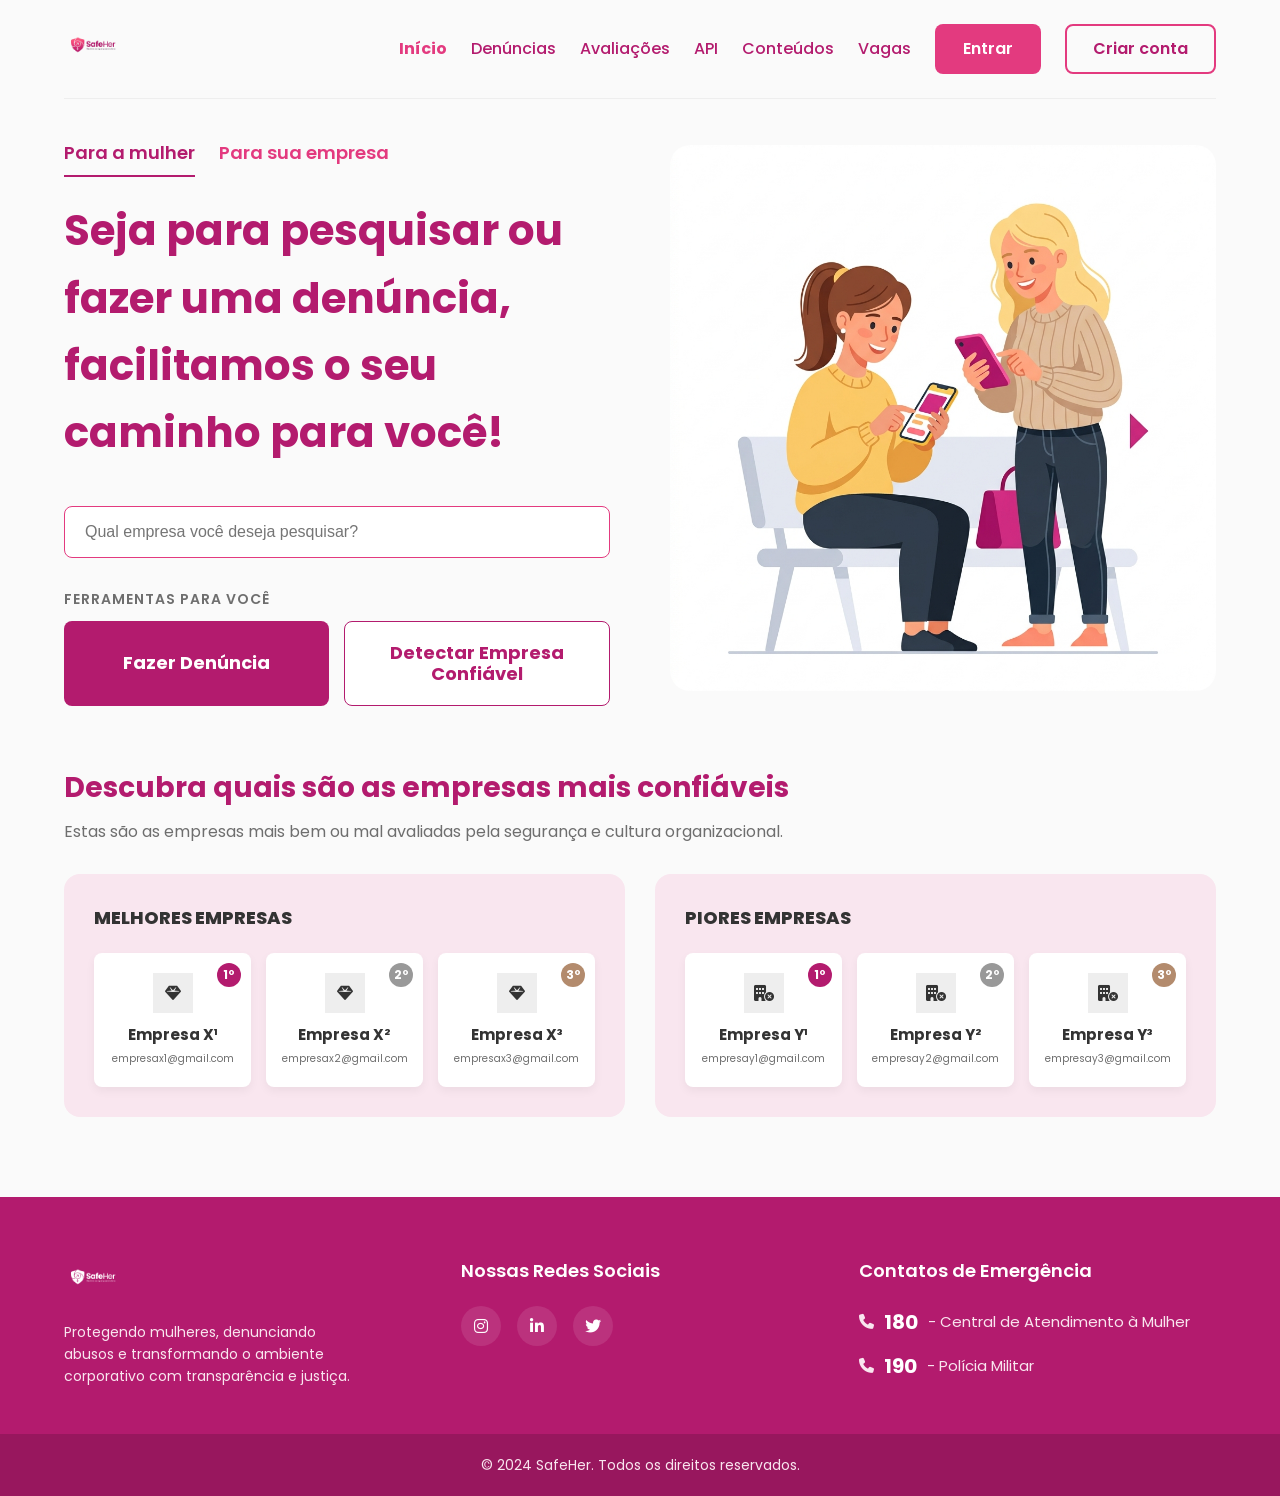
<file: sprint2/front-end/index.html>
<!DOCTYPE html>
<html lang="pt-BR">
<head>
    <meta charset="UTF-8">
    <meta name="viewport" content="width=device-width, initial-scale=1.0">
    <title>SafeHer</title>
    <link rel="stylesheet" href="global.css">
</head>
<body>
    <div class="container">
        <header class="sh-header">
            <a href="index.html" class="sh-logo active">
                <img src="logo.png" alt="SafeHer Logo" class="sh-logo-img">
            </a>
            <div class="sh-nav">
                <a href="index.html" class="active">Início</a>
                <a href="denuncias.html">Denúncias</a>
                <a href="avaliacoes.html">Avaliações</a>
                <a href="api.html">API</a>
                <a href="conteudos.html">Conteúdos</a>
                <a href="vagas.html">Vagas</a>
                <a href="login.html" class="sh-btn" style="color: white;">Entrar</a>
                <a href="escolha-cadastro.html" class="sh-btn-outline">Criar conta</a>
            </div>
        </header>

        <main>
            <div class="split-layout">
                <div>
                    <div class="home-hero-badge">
                        <span style="color: var(--pink-dark); border-bottom: 2px solid var(--pink-dark);">Para a mulher</span>
                        <span style="color: var(--pink-primary);">Para sua empresa</span>
                    </div>
                    <h1 class="sh-title" style="font-size: 42px; margin-top: 20px;">Seja para pesquisar ou fazer uma denúncia, facilitamos o seu caminho para você!</h1>

                    <div class="home-search">
                        <input type="text" placeholder="Qual empresa você deseja pesquisar?">
                    </div>

                    <div class="home-tools-title">FERRAMENTAS PARA VOCÊ</div>
                    <div class="home-tools">
                        <a href="denuncias.html" class="home-tool-btn primary">Fazer Denúncia</a>
                        <a href="avaliacoes.html" class="home-tool-btn secondary">Detectar Empresa Confiável</a>
                    </div>
                </div>
                <div>
                    <img src="resources/images/home_illustration.jpeg" alt="Mulheres usando celular" style="width: 100%; border-radius: 20px;">
                </div>
            </div>

            <div>
                <h2 class="home-section-title">Descubra quais são as empresas mais confiáveis</h2>
                <p class="home-section-subtitle">Estas são as empresas mais bem ou mal avaliadas pela segurança e cultura organizacional.</p>

                <div class="ranking-board">
                    <div class="ranking-col">
                        <h4>Melhores Empresas</h4>
                        <div class="ranking-cards">
                            <div class="ranking-card">
                                <div class="ranking-number">1º</div>
                                <div class="ranking-logo"><i class="fa-solid fa-gem"></i></div>
                                <h5>Empresa X¹</h5>
                                <p>empresax1@gmail.com</p>
                            </div>
                            <div class="ranking-card">
                                <div class="ranking-number" style="background: #999;">2º</div>
                                <div class="ranking-logo"><i class="fa-solid fa-gem"></i></div>
                                <h5>Empresa X²</h5>
                                <p>empresax2@gmail.com</p>
                            </div>
                            <div class="ranking-card">
                                <div class="ranking-number" style="background: #B38B6D;">3º</div>
                                <div class="ranking-logo"><i class="fa-solid fa-gem"></i></div>
                                <h5>Empresa X³</h5>
                                <p>empresax3@gmail.com</p>
                            </div>
                        </div>
                    </div>
                    <div class="ranking-col">
                        <h4>Piores Empresas</h4>
                        <div class="ranking-cards">
                            <div class="ranking-card">
                                <div class="ranking-number">1º</div>
                                <div class="ranking-logo"><i class="fa-solid fa-building-circle-xmark"></i></div>
                                <h5>Empresa Y¹</h5>
                                <p>empresay1@gmail.com</p>
                            </div>
                            <div class="ranking-card">
                                <div class="ranking-number" style="background: #999;">2º</div>
                                <div class="ranking-logo"><i class="fa-solid fa-building-circle-xmark"></i></div>
                                <h5>Empresa Y²</h5>
                                <p>empresay2@gmail.com</p>
                            </div>
                            <div class="ranking-card">
                                <div class="ranking-number" style="background: #B38B6D;">3º</div>
                                <div class="ranking-logo"><i class="fa-solid fa-building-circle-xmark"></i></div>
                                <h5>Empresa Y³</h5>
                                <p>empresay3@gmail.com</p>
                            </div>
                        </div>
                    </div>
                </div>
            </div>
        </main>
    </div>
    <footer class="sh-footer">
        <div class="container footer-content">
            <div class="footer-brand">
                <a href="index.html" class="active">
                    <img src="logo.png" alt="SafeHer" class="sh-logo-img" style="filter: brightness(0) invert(1);">
                </a>
                <p>Protegendo mulheres, denunciando abusos e transformando o ambiente corporativo com transparência e justiça.</p>
            </div>
            <div class="footer-links">
                <h4>Nossas Redes Sociais</h4>
                <div class="social-icons">
                    <a href="#" aria-label="Instagram"><i class="fa-brands fa-instagram"></i></a>
                    <a href="#" aria-label="LinkedIn"><i class="fa-brands fa-linkedin-in"></i></a>
                    <a href="#" aria-label="Twitter/X"><i class="fa-brands fa-twitter"></i></a>
                </div>
            </div>
            <div class="footer-emergency">
                <h4>Contatos de Emergência</h4>
                <p><i class="fa-solid fa-phone"></i> <strong>180</strong> - Central de Atendimento à Mulher</p>
                <p><i class="fa-solid fa-phone"></i> <strong>190</strong> - Polícia Militar</p>
            </div>
        </div>
        <div class="footer-bottom">
            <p>&copy; 2024 SafeHer. Todos os direitos reservados.</p>
        </div>
    </footer>
</body>
</html>
</file>
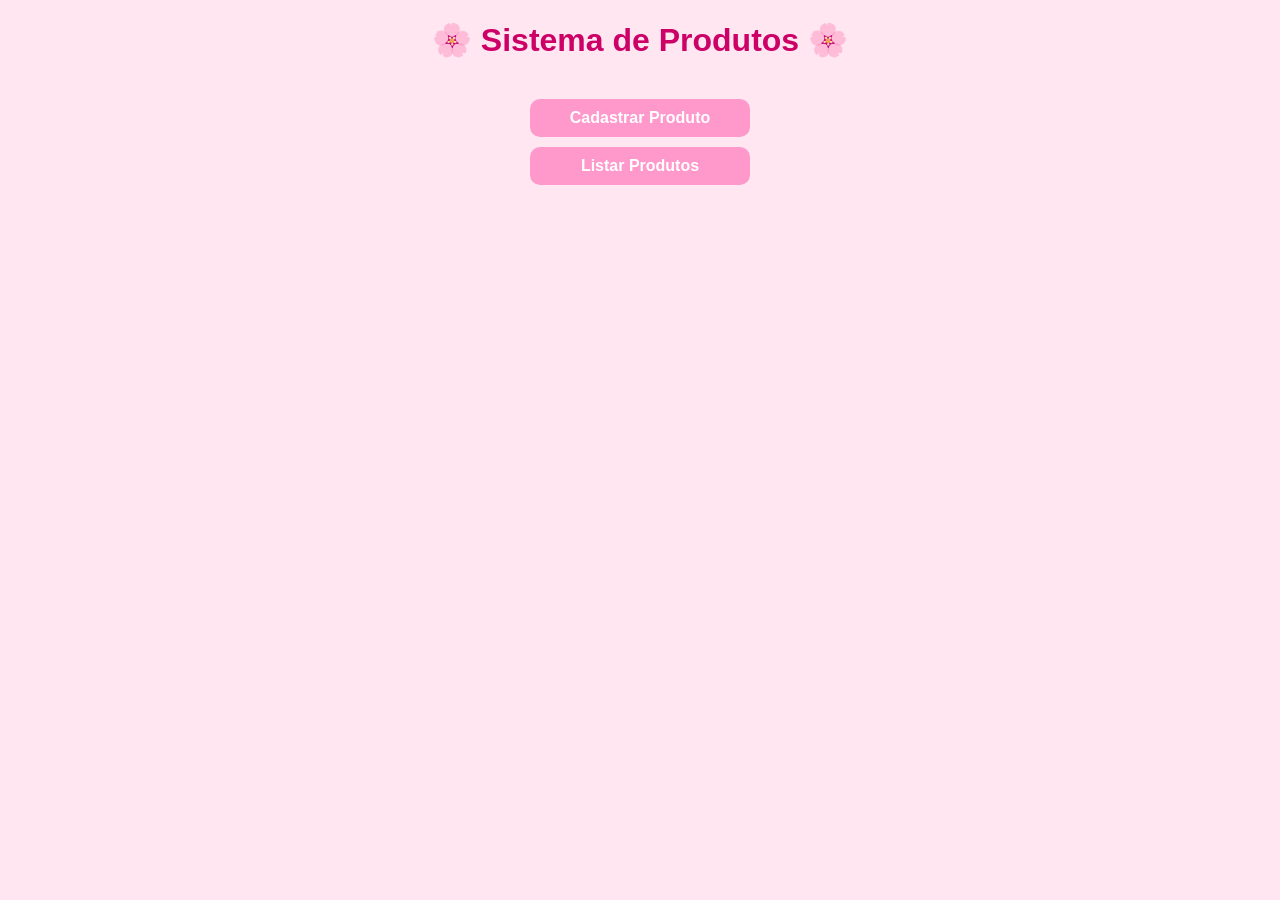
<file: exercicio03/src/main/resources/public/index.html>
<!DOCTYPE html>
<html>
<head>
<meta charset="UTF-8">
<title>Sistema de Produtos</title>

<style>
body{
    background-color:#ffe6f0;
    font-family: Arial;
    text-align:center;
}

h1{
    color:#cc0066;
}

.menu{
    margin-top:40px;
}

a{
    display:block;
    width:200px;
    margin:10px auto;
    padding:10px;

    background-color:#ff99cc;
    color:white;
    text-decoration:none;
    border-radius:10px;

    font-weight:bold;
}

a:hover{
    background-color:#ff66b3;
}
</style>
</head>

<body>

<h1>🌸 Sistema de Produtos 🌸</h1>

<div class="menu">

<a href="/form.html">Cadastrar Produto</a>

<a href="/produto/list/1">Listar Produtos</a>

</div>

</body>
</html>
</file>
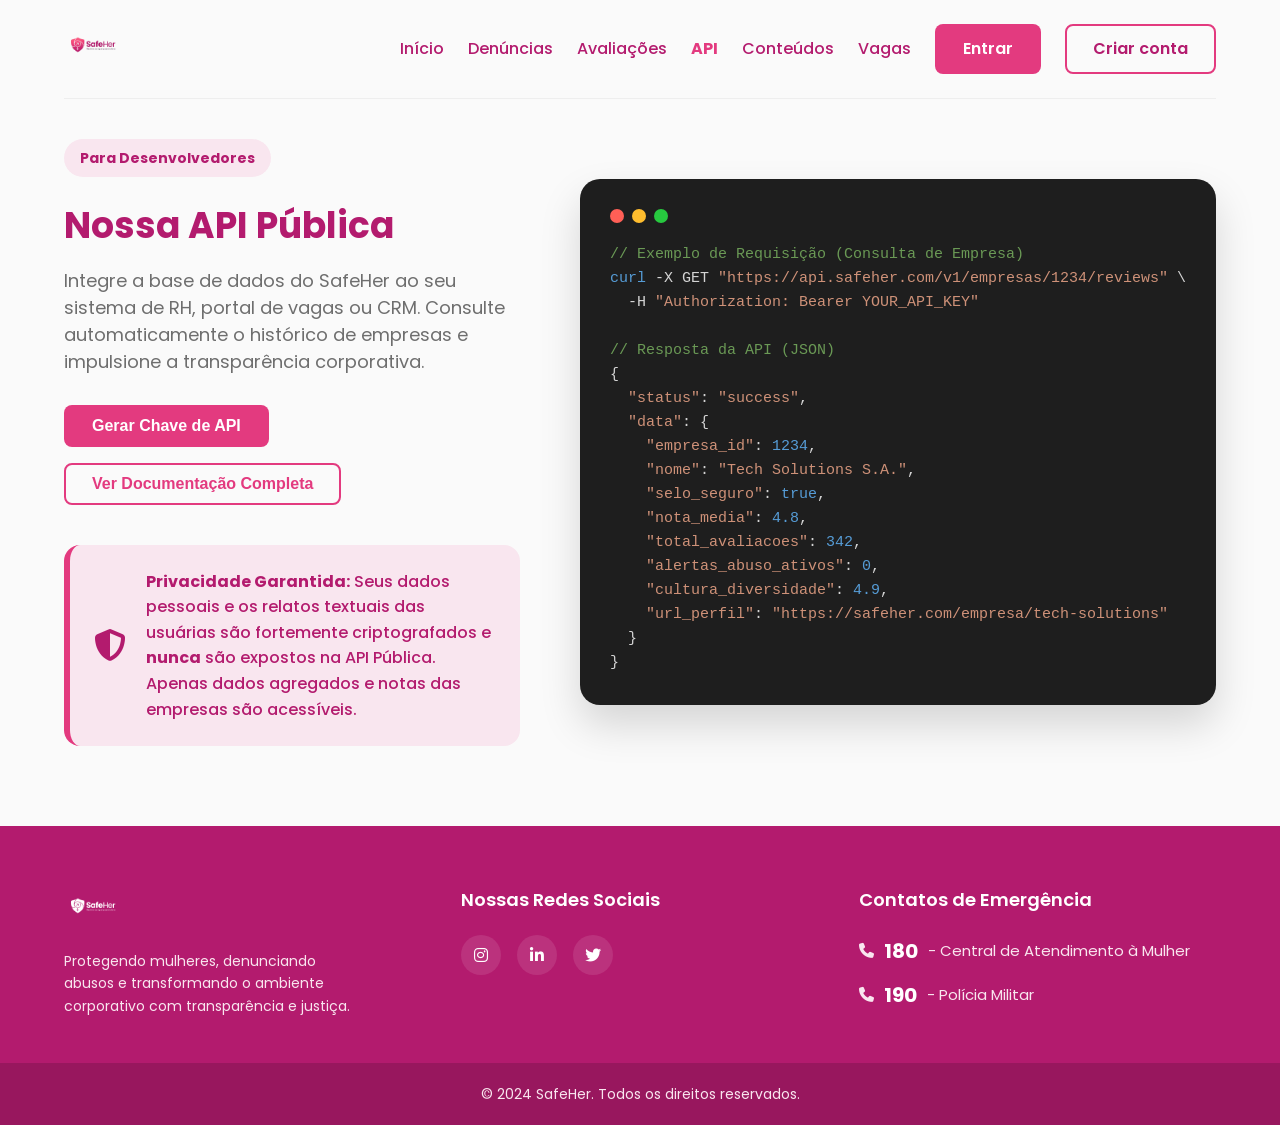
<file: sprint2/front-end/api.html>
<!DOCTYPE html>
<html lang="pt-BR">
<head>
    <meta charset="UTF-8">
    <meta name="viewport" content="width=device-width, initial-scale=1.0">
    <title>SafeHer</title>
    <link rel="stylesheet" href="global.css">
    <style>
        .api-code {
            background: #1E1E1E;
            color: #D4D4D4;
            padding: 30px;
            border-radius: 20px;
            font-family: 'Courier New', Courier, monospace;
            font-size: 15px;
            line-height: 1.6;
            box-shadow: 0 20px 40px rgba(0,0,0,0.15);
            overflow-x: auto;
        }
        .api-code .keyword {
            color: #569CD6;
        }
        .api-code .string {
            color: #CE9178;
        }
        .badge-dev {
            background: var(--pink-light);
            color: var(--pink-dark);
            padding: 8px 16px;
            border-radius: 30px;
            font-size: 14px;
            font-weight: 700;
            display: inline-block;
            margin-bottom: 20px;
        }
        .alert-box {
            display: flex;
            gap: 20px;
            align-items: center;
            padding: 24px;
            background: var(--pink-light);
            border-radius: 16px;
            color: var(--pink-dark);
            font-weight: 500;
            margin-top: 40px;
            border-left: 6px solid var(--pink-primary);
        }
    </style>
</head>
<body>
    <div class="container">
        <header class="sh-header">
            <a href="index.html" class="sh-logo">
                <img src="logo.png" alt="SafeHer Logo" class="sh-logo-img">
            </a>
            <div class="sh-nav">
                <a href="index.html">Início</a>
                <a href="denuncias.html">Denúncias</a>
                <a href="avaliacoes.html">Avaliações</a>
                <a href="api.html" class="active">API</a>
                <a href="conteudos.html">Conteúdos</a>
                <a href="vagas.html">Vagas</a>
                <a href="login.html" class="sh-btn" style="color: white;">Entrar</a>
                <a href="escolha-cadastro.html" class="sh-btn-outline">Criar conta</a>
            </div>
        </header>

        <main>
            <div class="split-layout">
                <div>
                    <div class="badge-dev">Para Desenvolvedores</div>
                    <h2 class="sh-title">Nossa API Pública</h2>
                    <p class="sh-subtitle">Integre a base de dados do SafeHer ao seu sistema de RH, portal de vagas ou CRM. Consulte automaticamente o histórico de empresas e impulsione a transparência corporativa.</p>

                    <div style="display: flex; gap: 16px; margin-bottom: 32px; flex-wrap: wrap;">
                        <button class="sh-btn">Gerar Chave de API</button>
                        <button class="sh-btn-outline">Ver Documentação Completa</button>
                    </div>

                    <div class="alert-box">
                        <i class="fa-solid fa-shield-halved" style="font-size: 32px;"></i>
                        <p><strong>Privacidade Garantida:</strong> Seus dados pessoais e os relatos textuais das usuárias são fortemente criptografados e <strong>nunca</strong> são expostos na API Pública. Apenas dados agregados e notas das empresas são acessíveis.</p>
                    </div>
                </div>

                <div>
                    <div class="api-code">
                        <div style="display: flex; gap: 8px; margin-bottom: 20px;">
                            <div style="width: 14px; height: 14px; border-radius: 50%; background: #FF5F56;"></div>
                            <div style="width: 14px; height: 14px; border-radius: 50%; background: #FFBD2E;"></div>
                            <div style="width: 14px; height: 14px; border-radius: 50%; background: #27C93F;"></div>
                        </div>
<pre style="margin: 0;">
<span style="color: #6A9955;">// Exemplo de Requisição (Consulta de Empresa)</span>
<span class="keyword">curl</span> -X GET <span class="string">"https://api.safeher.com/v1/empresas/1234/reviews"</span> \
  -H <span class="string">"Authorization: Bearer YOUR_API_KEY"</span>

<span style="color: #6A9955;">// Resposta da API (JSON)</span>
{
  <span class="string">"status"</span>: <span class="string">"success"</span>,
  <span class="string">"data"</span>: {
    <span class="string">"empresa_id"</span>: <span class="keyword">1234</span>,
    <span class="string">"nome"</span>: <span class="string">"Tech Solutions S.A."</span>,
    <span class="string">"selo_seguro"</span>: <span class="keyword">true</span>,
    <span class="string">"nota_media"</span>: <span class="keyword">4.8</span>,
    <span class="string">"total_avaliacoes"</span>: <span class="keyword">342</span>,
    <span class="string">"alertas_abuso_ativos"</span>: <span class="keyword">0</span>,
    <span class="string">"cultura_diversidade"</span>: <span class="keyword">4.9</span>,
    <span class="string">"url_perfil"</span>: <span class="string">"https://safeher.com/empresa/tech-solutions"</span>
  }
}
</pre>
                    </div>
                </div>
            </div>
        </main>
    </div>
    <footer class="sh-footer">
        <div class="container footer-content">
            <div class="footer-brand">
                <a href="index.html">
                    <img src="logo.png" alt="SafeHer" class="sh-logo-img" style="filter: brightness(0) invert(1);">
                </a>
                <p>Protegendo mulheres, denunciando abusos e transformando o ambiente corporativo com transparência e justiça.</p>
            </div>
            <div class="footer-links">
                <h4>Nossas Redes Sociais</h4>
                <div class="social-icons">
                    <a href="#" aria-label="Instagram"><i class="fa-brands fa-instagram"></i></a>
                    <a href="#" aria-label="LinkedIn"><i class="fa-brands fa-linkedin-in"></i></a>
                    <a href="#" aria-label="Twitter/X"><i class="fa-brands fa-twitter"></i></a>
                </div>
            </div>
            <div class="footer-emergency">
                <h4>Contatos de Emergência</h4>
                <p><i class="fa-solid fa-phone"></i> <strong>180</strong> - Central de Atendimento à Mulher</p>
                <p><i class="fa-solid fa-phone"></i> <strong>190</strong> - Polícia Militar</p>
            </div>
        </div>
        <div class="footer-bottom">
            <p>&copy; 2024 SafeHer. Todos os direitos reservados.</p>
        </div>
    </footer>
</body>
</html>
</file>
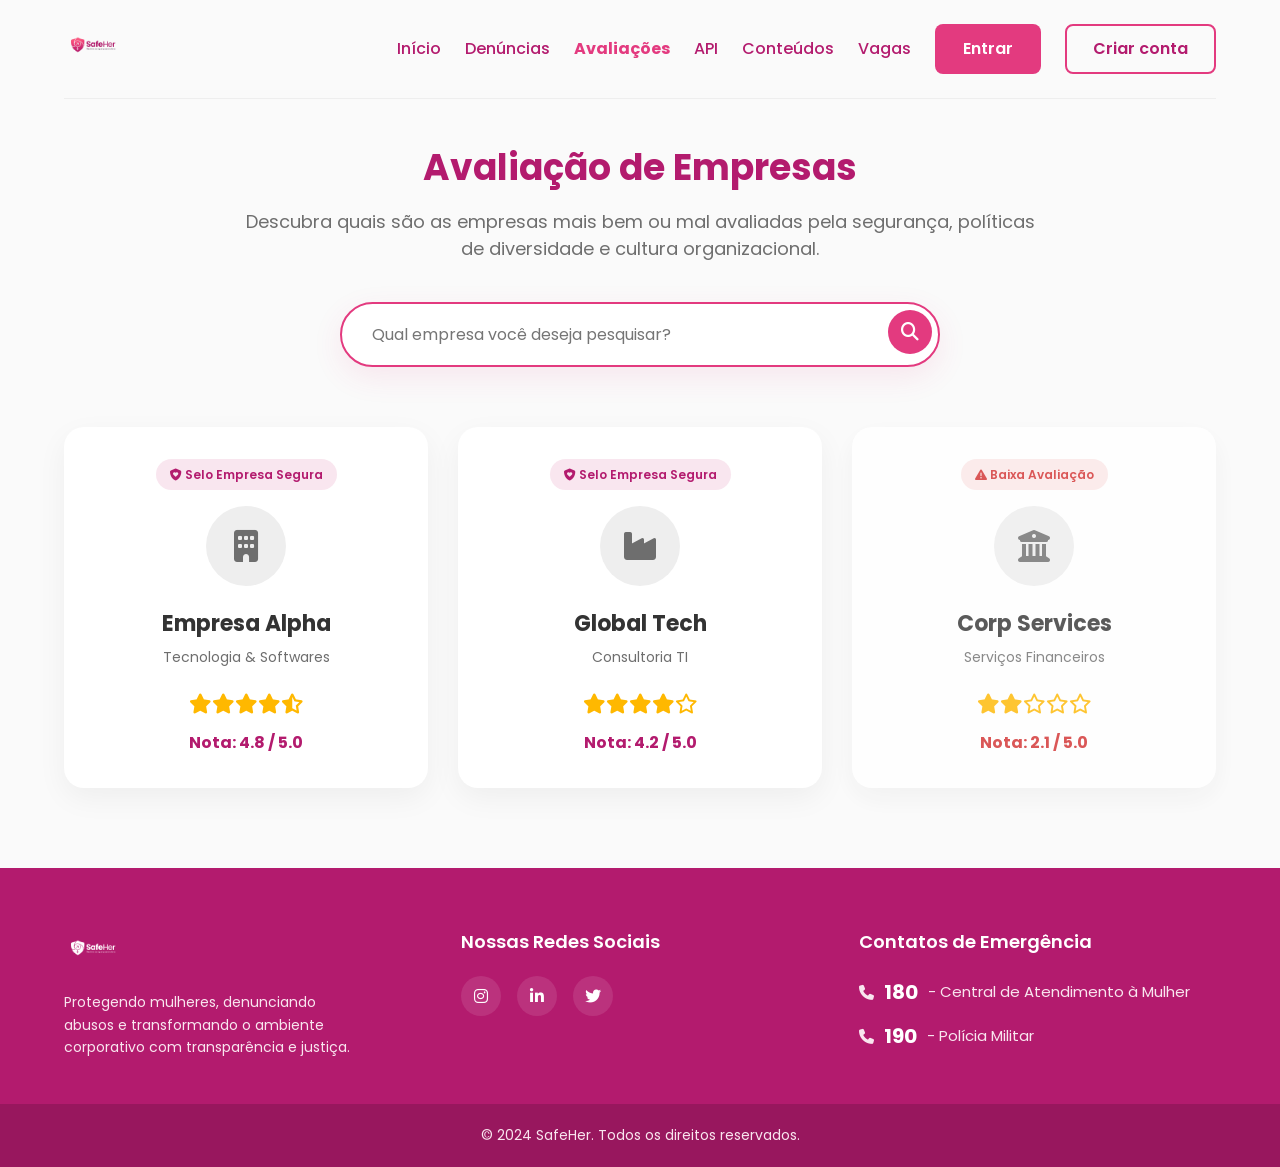
<file: sprint2/front-end/avaliacao.html>
<!DOCTYPE html>
<html lang="pt-BR">
<head>
    <meta charset="UTF-8">
    <meta name="viewport" content="width=device-width, initial-scale=1.0">
    <title>SafeHer</title>
    <link rel="stylesheet" href="global.css">
    <style>
        .search-bar {
            position: relative;
            width: 100%;
            max-width: 600px;
            margin: 0 auto 60px;
        }
        .search-input {
            width: 100%;
            padding: 18px 30px;
            border-radius: 40px;
            font-size: 16px;
            border: 2px solid var(--pink-primary);
            box-shadow: 0 10px 30px rgba(227, 58, 127, 0.1);
            outline: none;
            font-family: var(--font-body);
        }
        .search-btn {
            position: absolute;
            right: 8px;
            top: 8px;
            background: var(--pink-primary);
            color: white;
            border: none;
            width: 44px;
            height: 44px;
            border-radius: 50%;
            cursor: pointer;
            font-size: 18px;
        }
        .company-card {
            background: var(--white);
            border-radius: 20px;
            padding: 30px;
            box-shadow: 0 10px 30px rgba(0,0,0,0.05);
            text-align: center;
            border: 2px solid transparent;
            transition: 0.3s;
            cursor: pointer;
        }
        .company-card:hover {
            border-color: var(--pink-primary);
            transform: translateY(-8px);
        }
        .company-logo {
            width: 80px;
            height: 80px;
            background: #eee;
            border-radius: 50%;
            margin: 0 auto 20px;
            display: flex;
            align-items: center;
            justify-content: center;
            font-size: 32px;
            color: var(--text-gray);
        }
        .company-name {
            font-size: 22px;
            font-weight: 700;
            color: var(--text-dark);
            margin-bottom: 4px;
        }
        .company-email {
            font-size: 14px;
            color: var(--text-gray);
            margin-bottom: 20px;
        }
        .badge {
            background: var(--pink-light);
            color: var(--pink-dark);
            padding: 6px 14px;
            border-radius: 20px;
            font-size: 12px;
            font-weight: 600;
            display: inline-block;
            margin-bottom: 16px;
        }
        .stars {
            color: #FFB800;
            font-size: 20px;
            margin-bottom: 10px;
        }
    </style>
</head>
<body>
    <div class="container">
        <header class="sh-header">
            <a href="index.html" class="sh-logo">
                <img src="logo.png" alt="SafeHer Logo" class="sh-logo-img">
            </a>
            <div class="sh-nav">
                <a href="index.html">Início</a>
                <a href="denuncias.html">Denúncias</a>
                <a href="avaliacoes.html" class="active">Avaliações</a>
                <a href="api.html">API</a>
                <a href="conteudos.html">Conteúdos</a>
                <a href="vagas.html">Vagas</a>
                <a href="login.html" class="sh-btn" style="color: white;">Entrar</a>
                <a href="escolha-cadastro.html" class="sh-btn-outline">Criar conta</a>
            </div>
        </header>

        <main>
            <div style="text-align: center; max-width: 800px; margin: 0 auto;">
                <h2 class="sh-title">Avaliação de Empresas</h2>
                <p class="sh-subtitle" style="margin: 0 auto 40px;">Descubra quais são as empresas mais bem ou mal avaliadas pela segurança, políticas de diversidade e cultura organizacional.</p>

                <div class="search-bar">
                    <input type="text" class="search-input" placeholder="Qual empresa você deseja pesquisar?">
                    <button class="search-btn"><i class="fa-solid fa-search"></i></button>
                </div>
            </div>

            <div class="three-cols">
                <div class="company-card">
                    <div class="badge"><i class="fa-solid fa-shield-heart"></i> Selo Empresa Segura</div>
                    <div class="company-logo"><i class="fa-solid fa-building"></i></div>
                    <h3 class="company-name">Empresa Alpha</h3>
                    <p class="company-email">Tecnologia & Softwares</p>
                    <div class="stars">
                        <i class="fa-solid fa-star"></i><i class="fa-solid fa-star"></i><i class="fa-solid fa-star"></i><i class="fa-solid fa-star"></i><i class="fa-solid fa-star-half-stroke"></i>
                    </div>
                    <p style="font-weight: 700; color: var(--pink-dark);">Nota: 4.8 / 5.0</p>
                </div>

                <div class="company-card">
                    <div class="badge"><i class="fa-solid fa-shield-heart"></i> Selo Empresa Segura</div>
                    <div class="company-logo"><i class="fa-solid fa-industry"></i></div>
                    <h3 class="company-name">Global Tech</h3>
                    <p class="company-email">Consultoria TI</p>
                    <div class="stars">
                        <i class="fa-solid fa-star"></i><i class="fa-solid fa-star"></i><i class="fa-solid fa-star"></i><i class="fa-solid fa-star"></i><i class="fa-regular fa-star"></i>
                    </div>
                    <p style="font-weight: 700; color: var(--pink-dark);">Nota: 4.2 / 5.0</p>
                </div>

                <div class="company-card" style="opacity: 0.8;">
                    <div class="badge" style="background: #FCE8E8; color: #D32F2F;"><i class="fa-solid fa-triangle-exclamation"></i> Baixa Avaliação</div>
                    <div class="company-logo"><i class="fa-solid fa-building-columns"></i></div>
                    <h3 class="company-name">Corp Services</h3>
                    <p class="company-email">Serviços Financeiros</p>
                    <div class="stars">
                        <i class="fa-solid fa-star"></i><i class="fa-solid fa-star"></i><i class="fa-regular fa-star"></i><i class="fa-regular fa-star"></i><i class="fa-regular fa-star"></i>
                    </div>
                    <p style="font-weight: 700; color: #D32F2F;">Nota: 2.1 / 5.0</p>
                </div>
            </div>
        </main>
    </div>

    <footer class="sh-footer">
        <div class="container footer-content">
            <div class="footer-brand">
                <a href="index.html">
                    <img src="logo.png" alt="SafeHer" class="sh-logo-img" style="filter: brightness(0) invert(1);">
                </a>
                <p>Protegendo mulheres, denunciando abusos e transformando o ambiente corporativo com transparência e justiça.</p>
            </div>
            <div class="footer-links">
                <h4>Nossas Redes Sociais</h4>
                <div class="social-icons">
                    <a href="#" aria-label="Instagram"><i class="fa-brands fa-instagram"></i></a>
                    <a href="#" aria-label="LinkedIn"><i class="fa-brands fa-linkedin-in"></i></a>
                    <a href="#" aria-label="Twitter/X"><i class="fa-brands fa-twitter"></i></a>
                </div>
            </div>
            <div class="footer-emergency">
                <h4>Contatos de Emergência</h4>
                <p><i class="fa-solid fa-phone"></i> <strong>180</strong> - Central de Atendimento à Mulher</p>
                <p><i class="fa-solid fa-phone"></i> <strong>190</strong> - Polícia Militar</p>
            </div>
        </div>
        <div class="footer-bottom">
            <p>&copy; 2024 SafeHer. Todos os direitos reservados.</p>
        </div>
    </footer>
</body>
</html>
</file>
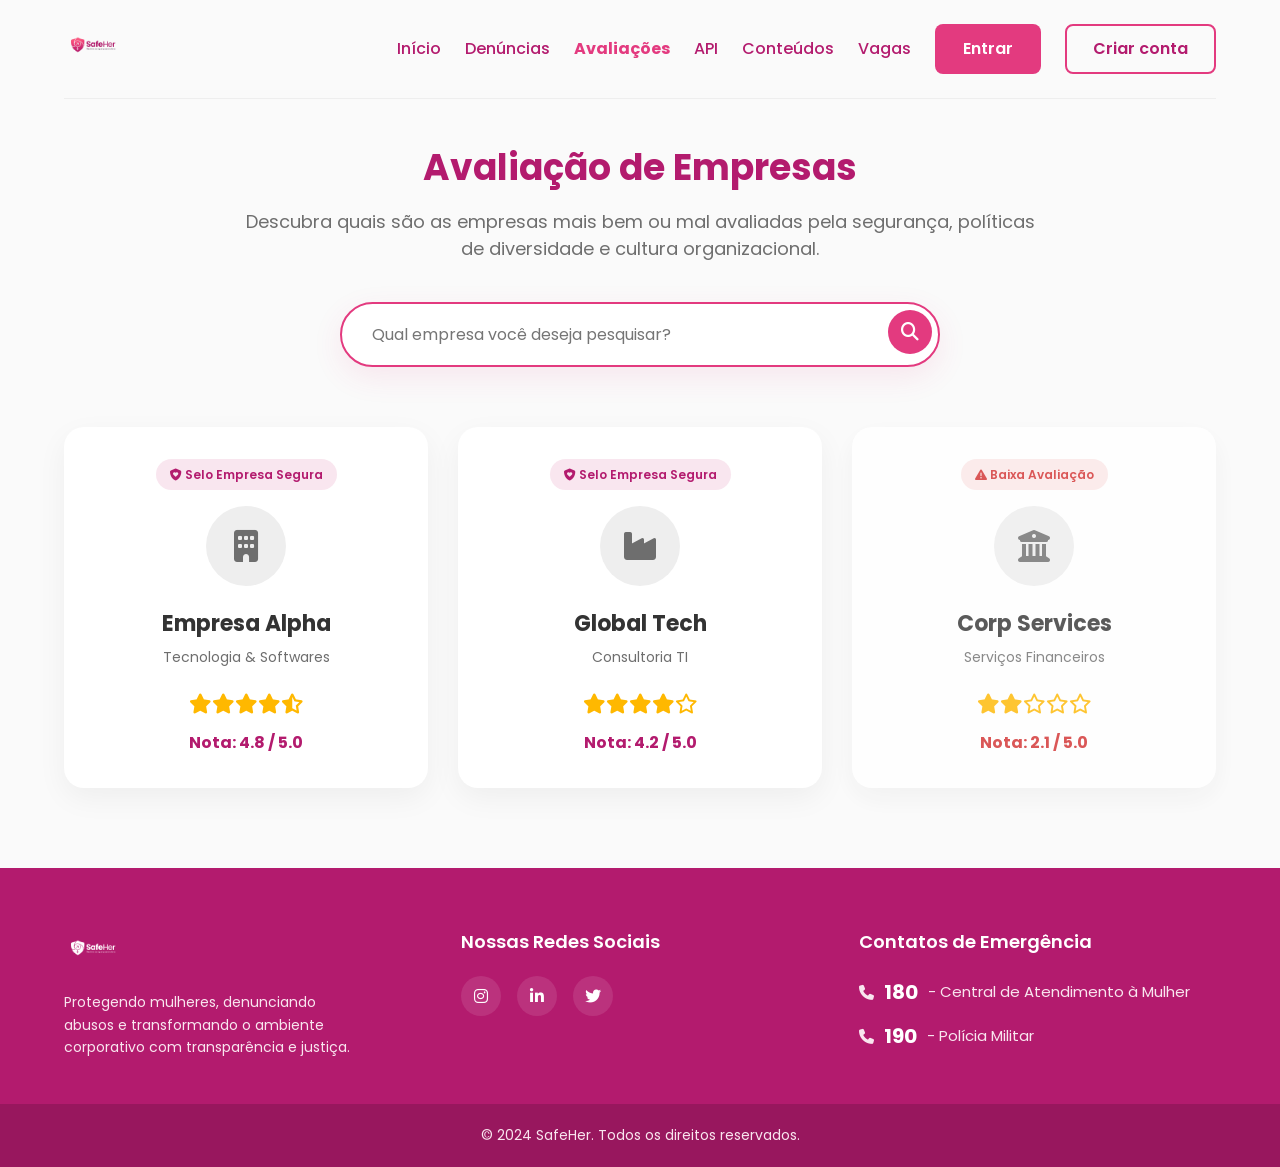
<file: sprint2/front-end/avaliacoes.html>
<!DOCTYPE html>
<html lang="pt-BR">
<head>
    <meta charset="UTF-8">
    <meta name="viewport" content="width=device-width, initial-scale=1.0">
    <title>SafeHer</title>
    <link rel="stylesheet" href="global.css">
    <style>
        .search-bar {
            position: relative;
            width: 100%;
            max-width: 600px;
            margin: 0 auto 60px;
        }
        .search-input {
            width: 100%;
            padding: 18px 30px;
            border-radius: 40px;
            font-size: 16px;
            border: 2px solid var(--pink-primary);
            box-shadow: 0 10px 30px rgba(227, 58, 127, 0.1);
            outline: none;
            font-family: var(--font-body);
        }
        .search-btn {
            position: absolute;
            right: 8px;
            top: 8px;
            background: var(--pink-primary);
            color: white;
            border: none;
            width: 44px;
            height: 44px;
            border-radius: 50%;
            cursor: pointer;
            font-size: 18px;
        }
        .company-card {
            background: var(--white);
            border-radius: 20px;
            padding: 30px;
            box-shadow: 0 10px 30px rgba(0,0,0,0.05);
            text-align: center;
            border: 2px solid transparent;
            transition: 0.3s;
            cursor: pointer;
        }
        .company-card:hover {
            border-color: var(--pink-primary);
            transform: translateY(-8px);
        }
        .company-logo {
            width: 80px;
            height: 80px;
            background: #eee;
            border-radius: 50%;
            margin: 0 auto 20px;
            display: flex;
            align-items: center;
            justify-content: center;
            font-size: 32px;
            color: var(--text-gray);
        }
        .company-name {
            font-size: 22px;
            font-weight: 700;
            color: var(--text-dark);
            margin-bottom: 4px;
        }
        .company-email {
            font-size: 14px;
            color: var(--text-gray);
            margin-bottom: 20px;
        }
        .badge {
            background: var(--pink-light);
            color: var(--pink-dark);
            padding: 6px 14px;
            border-radius: 20px;
            font-size: 12px;
            font-weight: 600;
            display: inline-block;
            margin-bottom: 16px;
        }
        .stars {
            color: #FFB800;
            font-size: 20px;
            margin-bottom: 10px;
        }
    </style>
</head>
<body>
    <div class="container">
        <header class="sh-header">
            <a href="index.html" class="sh-logo">
                <img src="logo.png" alt="SafeHer Logo" class="sh-logo-img">
            </a>
            <div class="sh-nav">
                <a href="index.html">Início</a>
                <a href="denuncias.html">Denúncias</a>
                <a href="avaliacoes.html" class="active">Avaliações</a>
                <a href="api.html">API</a>
                <a href="conteudos.html">Conteúdos</a>
                <a href="vagas.html">Vagas</a>
                <a href="login.html" class="sh-btn" style="color: white;">Entrar</a>
                <a href="escolha-cadastro.html" class="sh-btn-outline">Criar conta</a>
            </div>
        </header>

        <main>
            <div style="text-align: center; max-width: 800px; margin: 0 auto;">
                <h2 class="sh-title">Avaliação de Empresas</h2>
                <p class="sh-subtitle" style="margin: 0 auto 40px;">Descubra quais são as empresas mais bem ou mal avaliadas pela segurança, políticas de diversidade e cultura organizacional.</p>

                <div class="search-bar">
                    <input type="text" class="search-input" placeholder="Qual empresa você deseja pesquisar?">
                    <button class="search-btn"><i class="fa-solid fa-search"></i></button>
                </div>
            </div>

            <div class="three-cols">
                <div class="company-card">
                    <div class="badge"><i class="fa-solid fa-shield-heart"></i> Selo Empresa Segura</div>
                    <div class="company-logo"><i class="fa-solid fa-building"></i></div>
                    <h3 class="company-name">Empresa Alpha</h3>
                    <p class="company-email">Tecnologia & Softwares</p>
                    <div class="stars">
                        <i class="fa-solid fa-star"></i><i class="fa-solid fa-star"></i><i class="fa-solid fa-star"></i><i class="fa-solid fa-star"></i><i class="fa-solid fa-star-half-stroke"></i>
                    </div>
                    <p style="font-weight: 700; color: var(--pink-dark);">Nota: 4.8 / 5.0</p>
                </div>

                <div class="company-card">
                    <div class="badge"><i class="fa-solid fa-shield-heart"></i> Selo Empresa Segura</div>
                    <div class="company-logo"><i class="fa-solid fa-industry"></i></div>
                    <h3 class="company-name">Global Tech</h3>
                    <p class="company-email">Consultoria TI</p>
                    <div class="stars">
                        <i class="fa-solid fa-star"></i><i class="fa-solid fa-star"></i><i class="fa-solid fa-star"></i><i class="fa-solid fa-star"></i><i class="fa-regular fa-star"></i>
                    </div>
                    <p style="font-weight: 700; color: var(--pink-dark);">Nota: 4.2 / 5.0</p>
                </div>

                <div class="company-card" style="opacity: 0.8;">
                    <div class="badge" style="background: #FCE8E8; color: #D32F2F;"><i class="fa-solid fa-triangle-exclamation"></i> Baixa Avaliação</div>
                    <div class="company-logo"><i class="fa-solid fa-building-columns"></i></div>
                    <h3 class="company-name">Corp Services</h3>
                    <p class="company-email">Serviços Financeiros</p>
                    <div class="stars">
                        <i class="fa-solid fa-star"></i><i class="fa-solid fa-star"></i><i class="fa-regular fa-star"></i><i class="fa-regular fa-star"></i><i class="fa-regular fa-star"></i>
                    </div>
                    <p style="font-weight: 700; color: #D32F2F;">Nota: 2.1 / 5.0</p>
                </div>
            </div>
        </main>
    </div>
    <footer class="sh-footer">
        <div class="container footer-content">
            <div class="footer-brand">
                <a href="index.html">
                    <img src="logo.png" alt="SafeHer" class="sh-logo-img" style="filter: brightness(0) invert(1);">
                </a>
                <p>Protegendo mulheres, denunciando abusos e transformando o ambiente corporativo com transparência e justiça.</p>
            </div>
            <div class="footer-links">
                <h4>Nossas Redes Sociais</h4>
                <div class="social-icons">
                    <a href="#" aria-label="Instagram"><i class="fa-brands fa-instagram"></i></a>
                    <a href="#" aria-label="LinkedIn"><i class="fa-brands fa-linkedin-in"></i></a>
                    <a href="#" aria-label="Twitter/X"><i class="fa-brands fa-twitter"></i></a>
                </div>
            </div>
            <div class="footer-emergency">
                <h4>Contatos de Emergência</h4>
                <p><i class="fa-solid fa-phone"></i> <strong>180</strong> - Central de Atendimento à Mulher</p>
                <p><i class="fa-solid fa-phone"></i> <strong>190</strong> - Polícia Militar</p>
            </div>
        </div>
        <div class="footer-bottom">
            <p>&copy; 2024 SafeHer. Todos os direitos reservados.</p>
        </div>
    </footer>
</body>
</html>
</file>
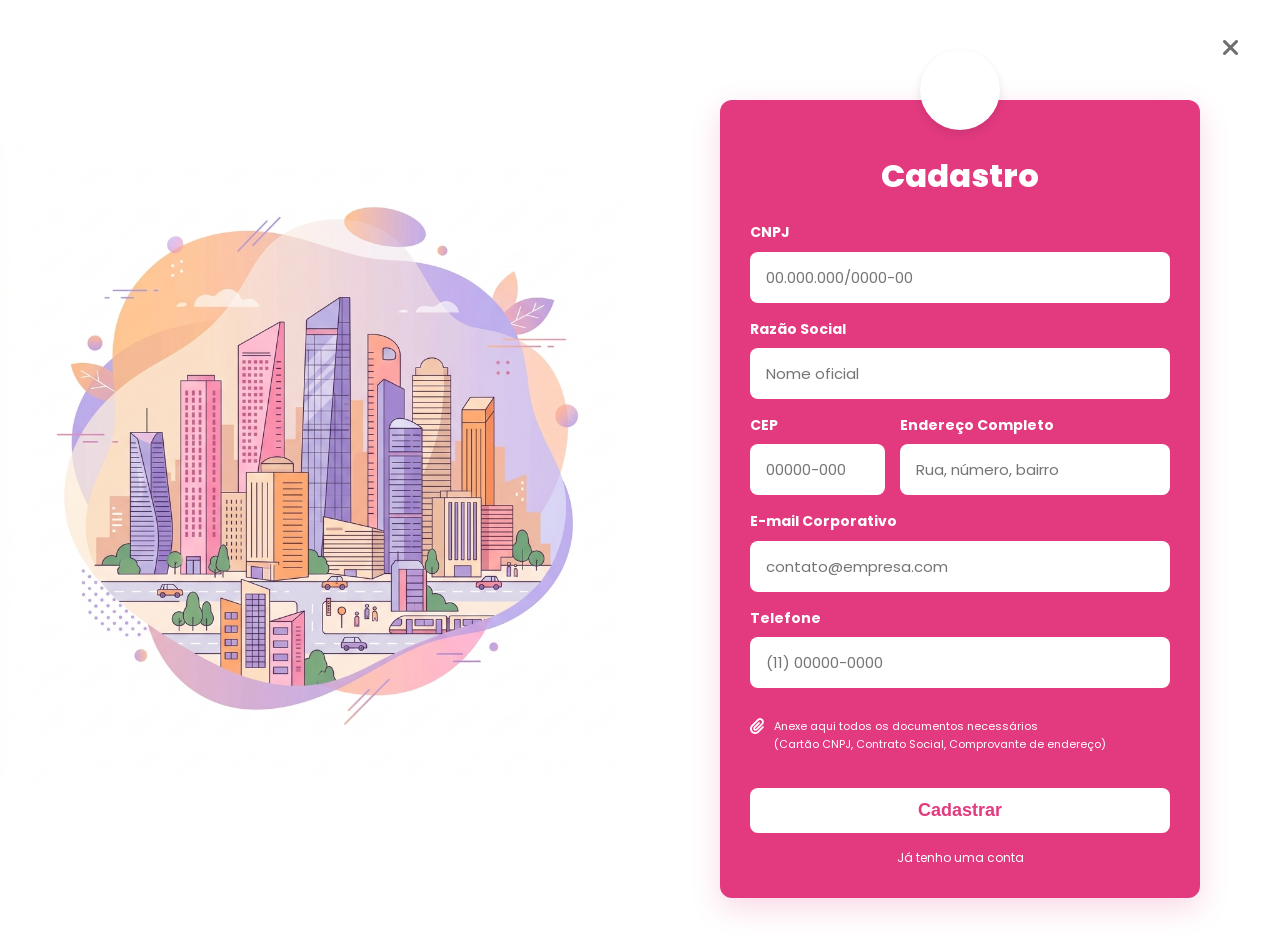
<file: sprint2/front-end/cadastro-empresa.html>
<!DOCTYPE html>
<html lang="pt-BR">
<head>
    <meta charset="UTF-8">
    <meta name="viewport" content="width=device-width, initial-scale=1.0">
    <title>SafeHer</title>
    <link rel="stylesheet" href="global.css">
</head>
<body>
    <main>
        <div class="auth-container">
            <div>
                <img src="resources/images/buildings_illustration.jpeg" class="auth-illustration" alt="Prédios corporativos" style="object-fit: contain;">
            </div>
            <div class="auth-form-wrapper">
                <a href="escolha-cadastro.html" style="position: absolute; top: 30px; right: 40px; color: var(--text-gray); font-size: 24px;">
                    <i class="fa-solid fa-xmark"></i>
                </a>

                <div class="auth-card" style="max-width: 480px;">
                    <div class="auth-shield">
                        <img src="logo.png" alt="SafeHer Shield">
                    </div>
                    <h2 style="margin-top: 10px;">Cadastro</h2>

                    <form action="index.html">
                        <label for="cnpj" class="sh-label">CNPJ</label>
                        <input type="text" id="cnpj" class="sh-input" placeholder="00.000.000/0000-00">

                        <label for="razaoSocial" class="sh-label">Razão Social</label>
                        <input type="text" id="razaoSocial" class="sh-input" placeholder="Nome oficial">

                        <div style="display: flex; gap: 15px;">
                            <div style="flex: 1;">
                                <label for="cep" class="sh-label">CEP</label>
                                <input type="text" id="cep" class="sh-input" placeholder="00000-000">
                            </div>
                            <div style="flex: 2;">
                                <label for="endereco" class="sh-label">Endereço Completo</label>
                                <input type="text" id="endereco" class="sh-input" placeholder="Rua, número, bairro">
                            </div>
                        </div>

                        <label for="email" class="sh-label">E-mail Corporativo</label>
                        <input type="email" id="email" class="sh-input" placeholder="contato@empresa.com">

                        <label for="telefone" class="sh-label">Telefone</label>
                        <input type="text" id="telefone" class="sh-input" placeholder="(11) 00000-0000">

                        <div style="margin: 15px 0 25px; font-size: 11px; display: flex; gap: 10px; align-items: flex-start;">
                            <i class="fa-solid fa-paperclip" style="font-size: 16px;"></i>
                            <p>Anexe aqui todos os documentos necessários<br>(Cartão CNPJ, Contrato Social, Comprovante de endereço)</p>
                        </div>

                        <button type="submit" class="sh-btn">Cadastrar</button>
                        <a href="login.html" class="auth-link-bottom">Já tenho uma conta</a>
                    </form>
                </div>
            </div>
        </div>
    </main>
</body>
</html>
</file>
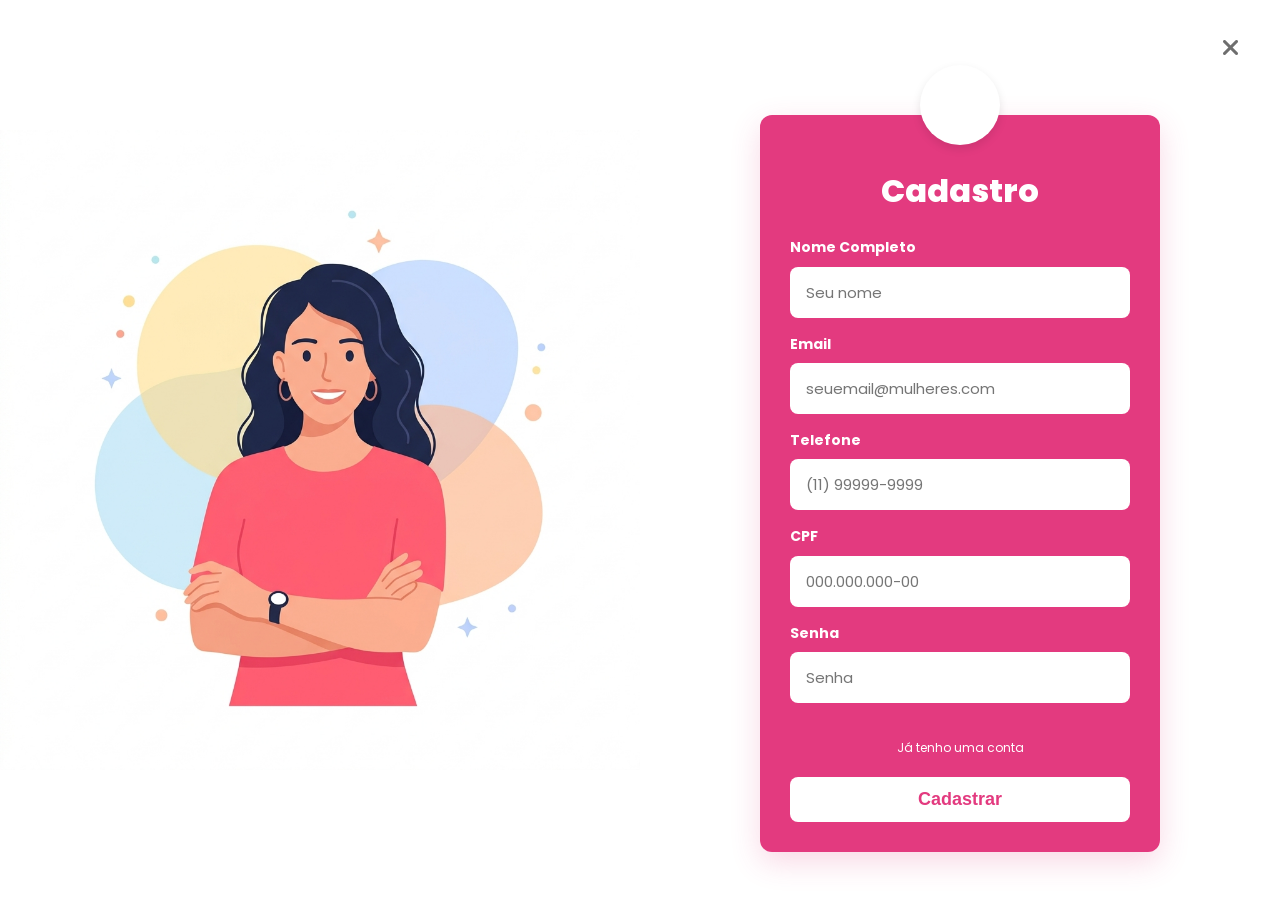
<file: sprint2/front-end/cadastro-mulher.html>
<!DOCTYPE html>
<html lang="pt-BR">
<head>
    <meta charset="UTF-8">
    <meta name="viewport" content="width=device-width, initial-scale=1.0">
    <title>SafeHer</title>
    <link rel="stylesheet" href="global.css">
</head>
<body>
    <main>
        <div class="auth-container">
            <div>
                <img src="resources/images/woman_illustration.jpeg" class="auth-illustration" alt="Mulher sorridente" style="object-fit: contain;">
            </div>
            <div class="auth-form-wrapper">
                <a href="escolha-cadastro.html" style="position: absolute; top: 30px; right: 40px; color: var(--text-gray); font-size: 24px;">
                    <i class="fa-solid fa-xmark"></i>
                </a>

                <div class="auth-card" style="max-width: 400px;">
                    <div class="auth-shield">
                        <img src="logo.png" alt="SafeHer Shield">
                    </div>
                    <h2 style="margin-top: 10px;">Cadastro</h2>

                    <form action="index.html">
                        <label for="nome" class="sh-label">Nome Completo</label>
                        <input type="text" id="nome" class="sh-input" placeholder="Seu nome">

                        <label for="email" class="sh-label">Email</label>
                        <input type="email" id="email" class="sh-input" placeholder="seuemail@mulheres.com">

                        <label for="telefone" class="sh-label">Telefone</label>
                        <input type="text" id="telefone" class="sh-input" placeholder="(11) 99999-9999">

                        <label for="cpf" class="sh-label">CPF</label>
                        <input type="text" id="cpf" class="sh-input" placeholder="000.000.000-00">

                        <label for="senha" class="sh-label">Senha</label>
                        <input type="password" id="senha" class="sh-input" placeholder="Senha">

                        <div style="margin-top: 20px;">
                            <a href="login.html" class="auth-link-bottom" style="margin-bottom: 10px;">Já tenho uma conta</a>
                            <button type="submit" class="sh-btn">Cadastrar</button>
                        </div>
                    </form>
                </div>
            </div>
        </div>
    </main>
</body>
</html>
</file>
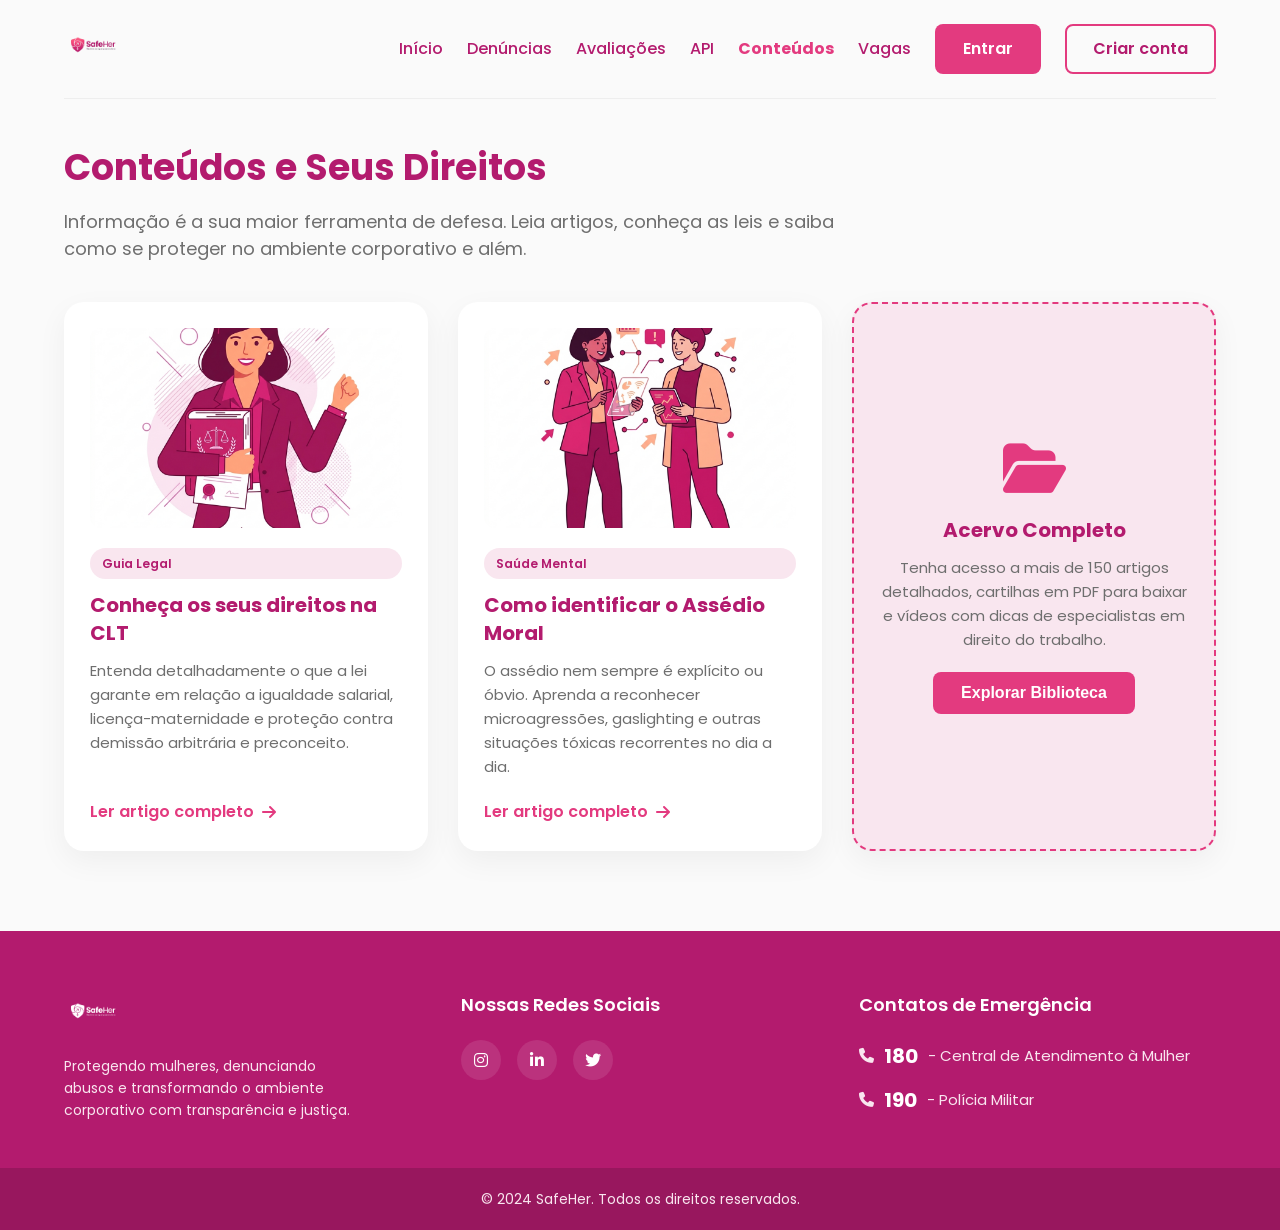
<file: sprint2/front-end/conteudos.html>
<!DOCTYPE html>
<html lang="pt-BR">
<head>
    <meta charset="UTF-8">
    <meta name="viewport" content="width=device-width, initial-scale=1.0">
    <title>SafeHer</title>
    <link rel="stylesheet" href="global.css">
    <style>
        .article-card {
            background: var(--white);
            border-radius: 20px;
            padding: 24px;
            box-shadow: 0 10px 30px rgba(0,0,0,0.05);
            transition: 0.3s;
            cursor: pointer;
            border: 2px solid transparent;
            display: flex;
            flex-direction: column;
        }
        .article-card:hover {
            border-color: var(--pink-primary);
            transform: translateY(-8px);
        }
        .article-img {
            width: 100%;
            height: 200px;
            object-fit: cover;
            border-radius: 12px;
            margin-bottom: 20px;
        }
        .badge-category {
            background: var(--pink-light);
            color: var(--pink-dark);
            padding: 6px 12px;
            border-radius: 20px;
            font-size: 12px;
            font-weight: 600;
            display: inline-block;
            margin-bottom: 12px;
        }
        .article-title {
            font-size: 20px;
            color: var(--pink-dark);
            margin-bottom: 12px;
            line-height: 1.4;
        }
        .article-excerpt {
            font-size: 15px;
            color: var(--text-gray);
            margin-bottom: 20px;
            flex-grow: 1;
        }
        .read-more {
            color: var(--pink-primary);
            font-weight: 600;
            text-decoration: none;
            display: flex;
            align-items: center;
            gap: 8px;
            transition: 0.3s;
        }
        .read-more:hover {
            gap: 12px;
        }
        .acervo-card {
            background: var(--pink-light);
            border: 2px dashed var(--pink-primary);
            text-align: center;
            justify-content: center;
            align-items: center;
        }
        .acervo-card:hover {
            background: #FDEEF4;
            border-style: solid;
        }
        .acervo-icon {
            font-size: 56px;
            color: var(--pink-primary);
            margin-bottom: 20px;
        }
    </style>
</head>
<body>
    <div class="container">
        <header class="sh-header">
            <a href="index.html" class="sh-logo">
                <img src="logo.png" alt="SafeHer Logo" class="sh-logo-img">
            </a>
            <div class="sh-nav">
                <a href="index.html">Início</a>
                <a href="denuncias.html">Denúncias</a>
                <a href="avaliacoes.html">Avaliações</a>
                <a href="api.html">API</a>
                <a href="conteudos.html" class="active">Conteúdos</a>
                <a href="vagas.html">Vagas</a>
                <a href="login.html" class="sh-btn" style="color: white;">Entrar</a>
                <a href="escolha-cadastro.html" class="sh-btn-outline">Criar conta</a>
            </div>
        </header>

        <main>
            <div style="margin-bottom: 40px;">
                <h2 class="sh-title">Conteúdos e Seus Direitos</h2>
                <p class="sh-subtitle">Informação é a sua maior ferramenta de defesa. Leia artigos, conheça as leis e saiba como se proteger no ambiente corporativo e além.</p>
            </div>

            <div class="three-cols">
                <div class="article-card">
                    <img src="resources/images/rights_article_1.jpeg" class="article-img" alt="Direitos da Mulher" onerror="this.onerror=null; this.src='resources/images/fallback.svg';">
                    <div class="badge-category">Guia Legal</div>
                    <h3 class="article-title">Conheça os seus direitos na CLT</h3>
                    <p class="article-excerpt">Entenda detalhadamente o que a lei garante em relação a igualdade salarial, licença-maternidade e proteção contra demissão arbitrária e preconceito.</p>
                    <a href="#" class="read-more">Ler artigo completo <i class="fa-solid fa-arrow-right"></i></a>
                </div>

                <div class="article-card">
                    <img src="resources/images/rights_article_2.jpeg" class="article-img" alt="Apoio Mútuo" onerror="this.onerror=null; this.src='resources/images/fallback.svg';">
                    <div class="badge-category">Saúde Mental</div>
                    <h3 class="article-title">Como identificar o Assédio Moral</h3>
                    <p class="article-excerpt">O assédio nem sempre é explícito ou óbvio. Aprenda a reconhecer microagressões, gaslighting e outras situações tóxicas recorrentes no dia a dia.</p>
                    <a href="#" class="read-more">Ler artigo completo <i class="fa-solid fa-arrow-right"></i></a>
                </div>

                <div class="article-card acervo-card">
                    <i class="fa-solid fa-folder-open acervo-icon"></i>
                    <h3 class="article-title">Acervo Completo</h3>
                    <p class="article-excerpt" style="flex-grow: 0;">Tenha acesso a mais de 150 artigos detalhados, cartilhas em PDF para baixar e vídeos com dicas de especialistas em direito do trabalho.</p>
                    <button class="sh-btn">Explorar Biblioteca</button>
                </div>
            </div>
        </main>
    </div>
    <footer class="sh-footer">
        <div class="container footer-content">
            <div class="footer-brand">
                <a href="index.html">
                    <img src="logo.png" alt="SafeHer" class="sh-logo-img" style="filter: brightness(0) invert(1);">
                </a>
                <p>Protegendo mulheres, denunciando abusos e transformando o ambiente corporativo com transparência e justiça.</p>
            </div>
            <div class="footer-links">
                <h4>Nossas Redes Sociais</h4>
                <div class="social-icons">
                    <a href="#" aria-label="Instagram"><i class="fa-brands fa-instagram"></i></a>
                    <a href="#" aria-label="LinkedIn"><i class="fa-brands fa-linkedin-in"></i></a>
                    <a href="#" aria-label="Twitter/X"><i class="fa-brands fa-twitter"></i></a>
                </div>
            </div>
            <div class="footer-emergency">
                <h4>Contatos de Emergência</h4>
                <p><i class="fa-solid fa-phone"></i> <strong>180</strong> - Central de Atendimento à Mulher</p>
                <p><i class="fa-solid fa-phone"></i> <strong>190</strong> - Polícia Militar</p>
            </div>
        </div>
        <div class="footer-bottom">
            <p>&copy; 2024 SafeHer. Todos os direitos reservados.</p>
        </div>
    </footer>
</body>
</html>
</file>
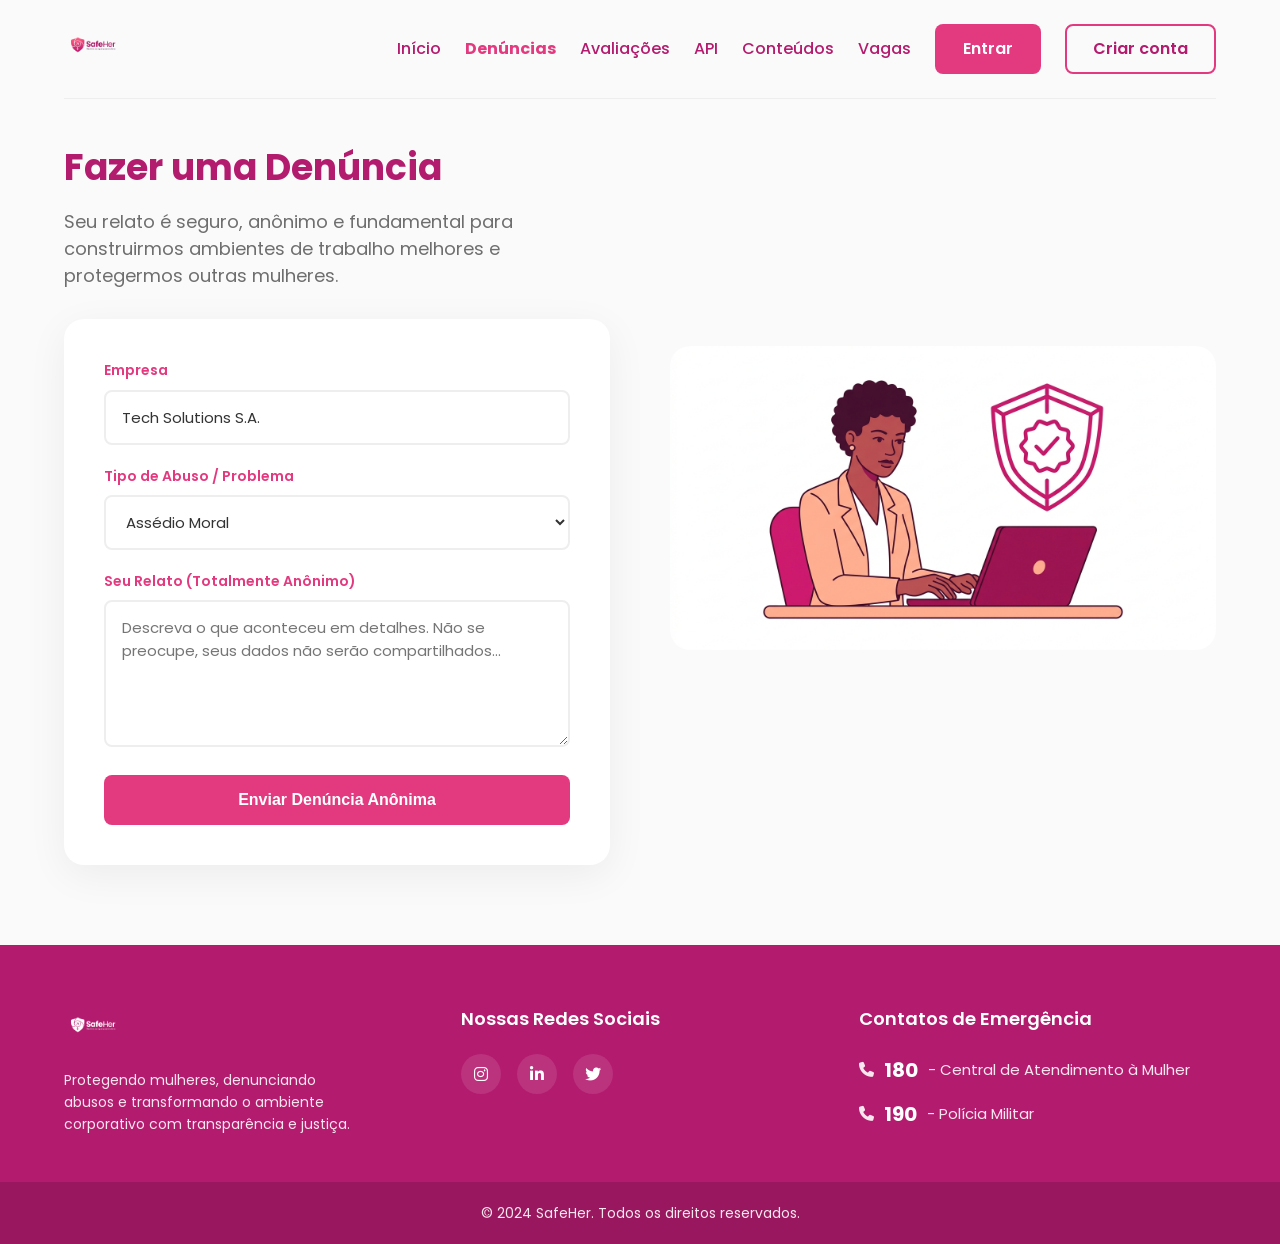
<file: sprint2/front-end/denuncias.html>
<!DOCTYPE html>
<html lang="pt-BR">
<head>
    <meta charset="UTF-8">
    <meta name="viewport" content="width=device-width, initial-scale=1.0">
    <title>SafeHer</title>
    <link rel="stylesheet" href="global.css">
</head>
<body>
    <div class="container">
        <header class="sh-header">
            <a href="index.html" class="sh-logo">
                <img src="logo.png" alt="SafeHer Logo" class="sh-logo-img">
            </a>
            <div class="sh-nav">
                <a href="index.html">Início</a>
                <a href="denuncias.html" class="active">Denúncias</a>
                <a href="avaliacoes.html">Avaliações</a>
                <a href="api.html">API</a>
                <a href="conteudos.html">Conteúdos</a>
                <a href="vagas.html">Vagas</a>
                <a href="login.html" class="sh-btn" style="color: white;">Entrar</a>
                <a href="escolha-cadastro.html" class="sh-btn-outline">Criar conta</a>
            </div>
        </header>

        <main>
            <div class="split-layout">
                <div>
                    <h2 class="sh-title">Fazer uma Denúncia</h2>
                    <p class="sh-subtitle">Seu relato é seguro, anônimo e fundamental para construirmos ambientes de trabalho melhores e protegermos outras mulheres.</p>

                    <div class="sh-card">
                        <form action="processa-denuncia.html" method="POST">
                            <label for="empresa" class="sh-label">Empresa</label>
                            <input type="text" id="empresa" class="sh-input" placeholder="Qual empresa você deseja denunciar?" value="Tech Solutions S.A.">

                            <label for="tipoAbuso" class="sh-label">Tipo de Abuso / Problema</label>
                            <select id="tipoAbuso" class="sh-input">
                                <option>Assédio Moral</option>
                                <option>Assédio Sexual</option>
                                <option>Desigualdade Salarial</option>
                                <option>Machismo / Misoginia</option>
                                <option>Maternidade Desrespeitada</option>
                            </select>

                            <label for="relato" class="sh-label">Seu Relato (Totalmente Anônimo)</label>
                            <textarea id="relato" class="sh-input" rows="5" placeholder="Descreva o que aconteceu em detalhes. Não se preocupe, seus dados não serão compartilhados..."></textarea>

                            <button type="submit" class="sh-btn" style="width: 100%; padding: 16px;">Enviar Denúncia Anônima</button>
                        </form>
                    </div>
                </div>
                <div class="image-container" style="text-align: center;">
                    <img src="resources/images/reporting_illustration.jpeg" alt="Ilustração de mulher usando notebook e ícone de segurança" onerror="this.onerror=null; this.src='resources/images/fallback.svg';" style="max-width: 100%; height: auto; border-radius: 20px;">
                </div>
            </div>
        </main>
    </div>
    <footer class="sh-footer">
        <div class="container footer-content">
            <div class="footer-brand">
                <a href="index.html">
                    <img src="logo.png" alt="SafeHer" class="sh-logo-img" style="filter: brightness(0) invert(1);">
                </a>
                <p>Protegendo mulheres, denunciando abusos e transformando o ambiente corporativo com transparência e justiça.</p>
            </div>
            <div class="footer-links">
                <h4>Nossas Redes Sociais</h4>
                <div class="social-icons">
                    <a href="#" aria-label="Instagram"><i class="fa-brands fa-instagram"></i></a>
                    <a href="#" aria-label="LinkedIn"><i class="fa-brands fa-linkedin-in"></i></a>
                    <a href="#" aria-label="Twitter/X"><i class="fa-brands fa-twitter"></i></a>
                </div>
            </div>
            <div class="footer-emergency">
                <h4>Contatos de Emergência</h4>
                <p><i class="fa-solid fa-phone"></i> <strong>180</strong> - Central de Atendimento à Mulher</p>
                <p><i class="fa-solid fa-phone"></i> <strong>190</strong> - Polícia Militar</p>
            </div>
        </div>
        <div class="footer-bottom">
            <p>&copy; 2024 SafeHer. Todos os direitos reservados.</p>
        </div>
    </footer>
</body>
</html>
</file>
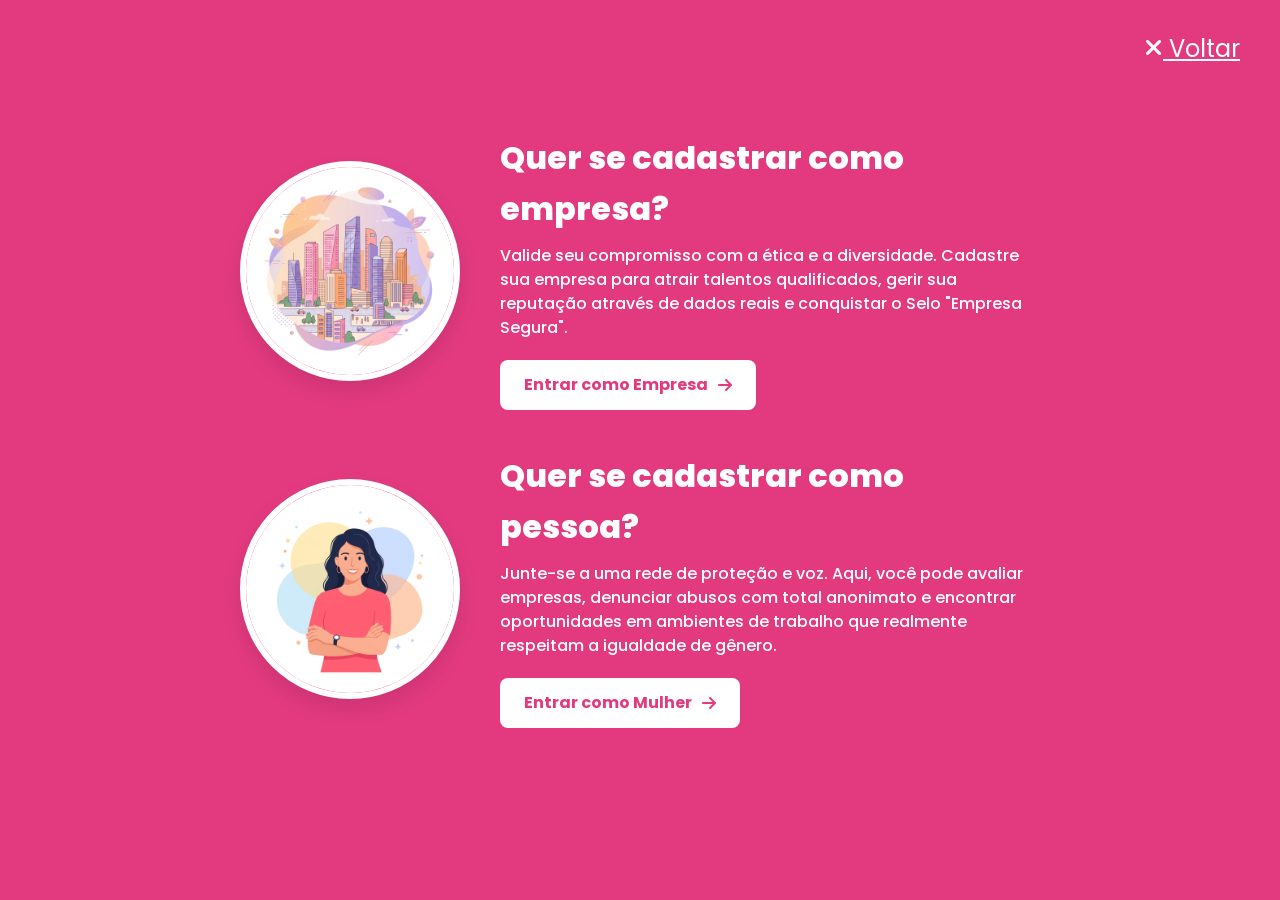
<file: sprint2/front-end/escolha-cadastro.html>
<!DOCTYPE html>
<html lang="pt-BR">
<head>
    <meta charset="UTF-8">
    <meta name="viewport" content="width=device-width, initial-scale=1.0">
    <title>SafeHer</title>
    <link rel="stylesheet" href="global.css">
</head>
<body>
    <main>
        <div class="modal-bg">
            <div class="modal-content">
                <a href="index.html" style="color: white; font-size: 24px; position: absolute; top: 30px; right: 40px;">
                    <i class="fa-solid fa-xmark"></i> Voltar
                </a>

                <div class="modal-option">
                    <img src="resources/images/buildings_illustration.jpeg" alt="Prédios corporativos">
                    <div class="modal-text">
                        <h3>Quer se cadastrar como empresa?</h3>
                        <p>Valide seu compromisso com a ética e a diversidade. Cadastre sua empresa para atrair talentos qualificados, gerir sua reputação através de dados reais e conquistar o Selo "Empresa Segura".</p>
                        <a href="cadastro-empresa.html" class="modal-btn">Entrar como Empresa <i class="fa-solid fa-arrow-right"></i></a>
                    </div>
                </div>

                <div class="modal-option">
                    <img src="resources/images/woman_illustration.jpeg" alt="Mulher confiante">
                    <div class="modal-text">
                        <h3>Quer se cadastrar como pessoa?</h3>
                        <p>Junte-se a uma rede de proteção e voz. Aqui, você pode avaliar empresas, denunciar abusos com total anonimato e encontrar oportunidades em ambientes de trabalho que realmente respeitam a igualdade de gênero.</p>
                        <a href="cadastro-mulher.html" class="modal-btn">Entrar como Mulher <i class="fa-solid fa-arrow-right"></i></a>
                    </div>
                </div>
            </div>
        </div>
    </main>
</body>
</html>
</file>
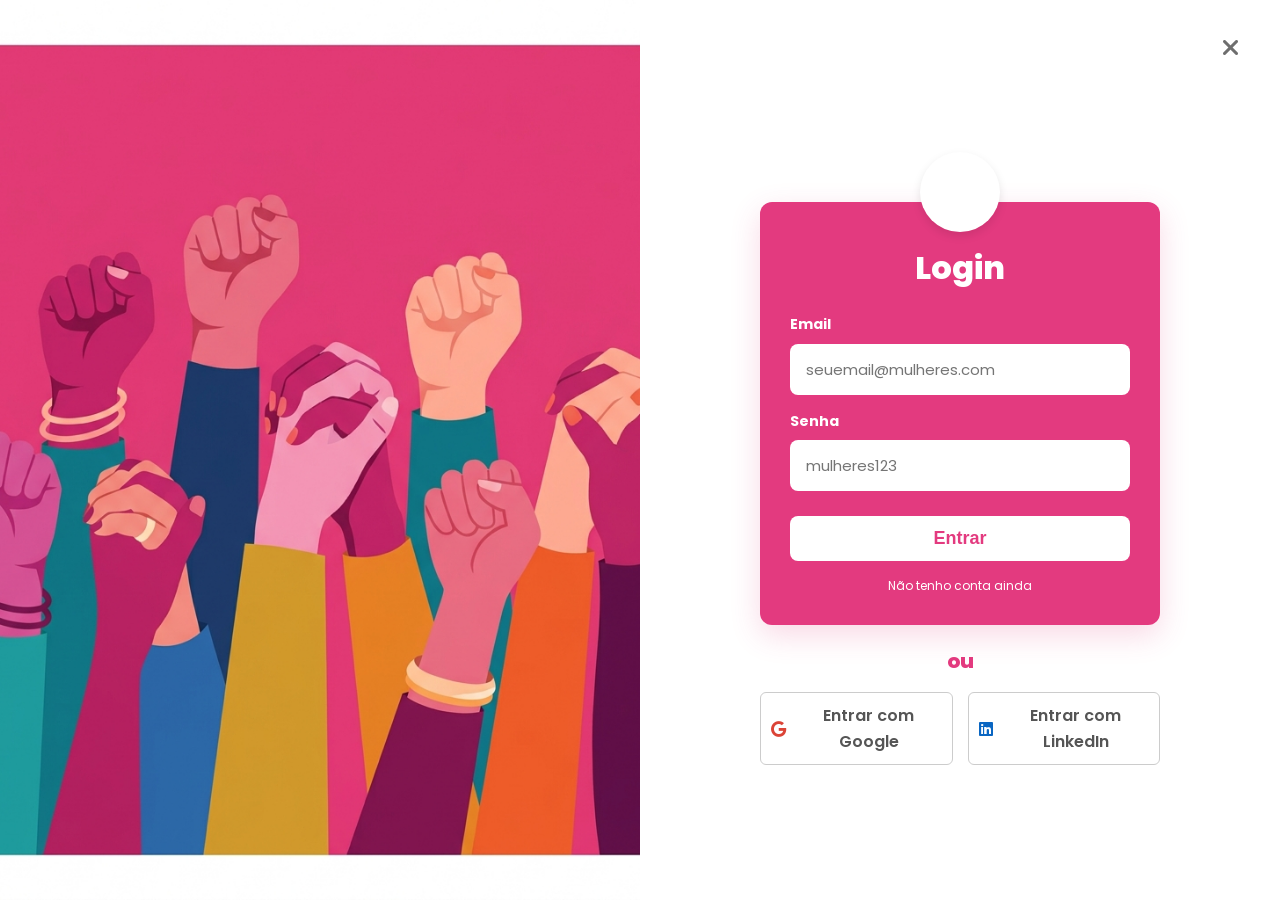
<file: sprint2/front-end/login.html>
<!DOCTYPE html>
<html lang="pt-BR">
<head>
    <meta charset="UTF-8">
    <meta name="viewport" content="width=device-width, initial-scale=1.0">
    <title>SafeHer</title>
    <link rel="stylesheet" href="global.css">
</head>
<body>
    
    <main>

<div class="auth-container">
    <div>
        <img src="resources/images/login_illustration.jpeg" class="auth-illustration" alt="Mãos dadas solidariedade">
    </div>
    <div class="auth-form-wrapper">
        <a href="index.html" style="position: absolute; top: 30px; right: 40px; color: var(--text-gray); font-size: 24px;"><i class="fa-solid fa-xmark"></i></a>
        
        <div class="auth-card">
            <div class="auth-shield"><img src="logo.png" alt="SafeHer Shield"></div>
            <h2>Login</h2>
            
            <form action="index.html">
                <label class="sh-label">Email</label>
                <input type="email" class="sh-input" placeholder="seuemail@mulheres.com">
                
                <label class="sh-label">Senha</label>
                <input type="password" class="sh-input" placeholder="mulheres123">
                
                <button type="submit" class="sh-btn">Entrar</button>
                <a href="escolha-cadastro.html" class="auth-link-bottom">Não tenho conta ainda</a>
            </form>
        </div>
        
        <div class="social-login-container">
            <h3 class="social-login-title">ou</h3>
            <div class="social-btns">
                <a href="#" class="social-btn"><i class="fa-brands fa-google" style="color: #DB4437;"></i> Entrar com Google</a>
                <a href="#" class="social-btn"><i class="fa-brands fa-linkedin" style="color: #0A66C2;"></i> Entrar com LinkedIn</a>
            </div>
        </div>
    </div>
</div>

    </main>
    
</body>
</html>
</file>
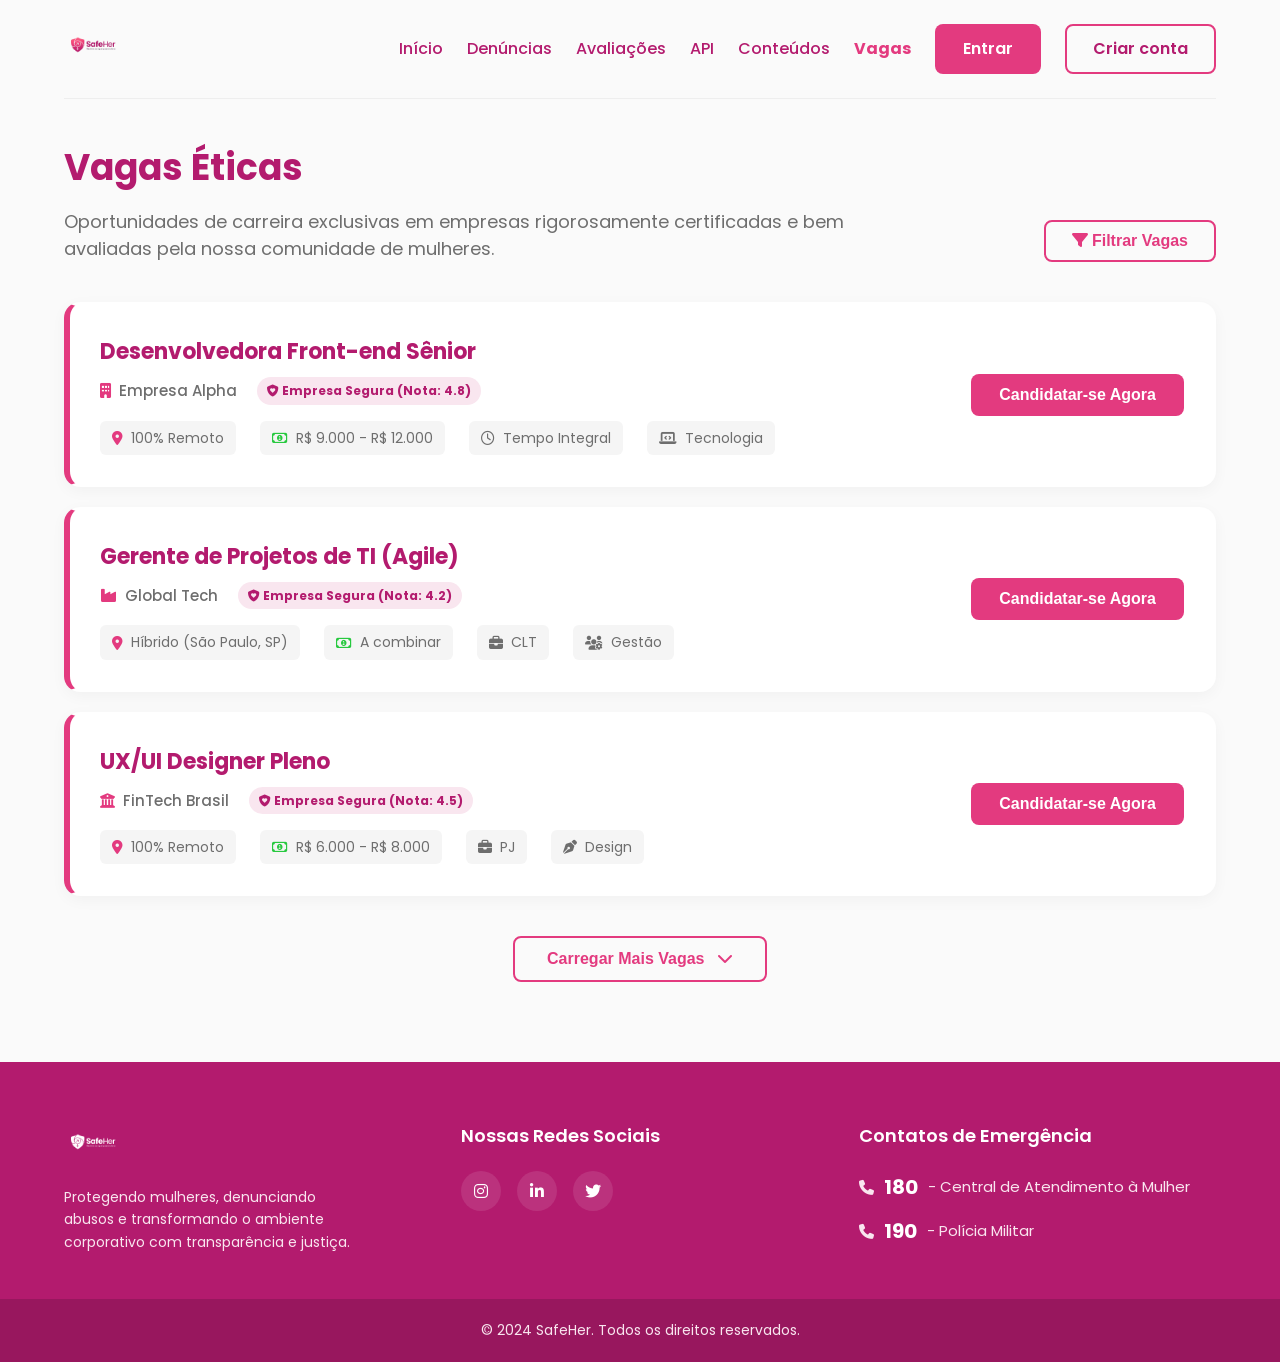
<file: sprint2/front-end/vagas.html>
<!DOCTYPE html>
<html lang="pt-BR">
<head>
    <meta charset="UTF-8">
    <meta name="viewport" content="width=device-width, initial-scale=1.0">
    <title>SafeHer</title>
    <link rel="stylesheet" href="global.css">
    <style>
        .job-card {
            display: flex;
            justify-content: space-between;
            align-items: center;
            background: var(--white);
            padding: 30px;
            border-radius: 16px;
            box-shadow: 0 4px 15px rgba(0,0,0,0.04);
            margin-bottom: 20px;
            border-left: 6px solid var(--pink-primary);
            border-right: 2px solid transparent;
            border-top: 2px solid transparent;
            border-bottom: 2px solid transparent;
            transition: 0.3s;
        }
        .job-card:hover {
            transform: translateX(5px);
            border-color: var(--pink-primary);
            border-left-width: 8px;
            box-shadow: 0 10px 25px rgba(227, 58, 127, 0.1);
        }
        .job-title {
            font-size: 22px;
            font-weight: 700;
            color: var(--pink-dark);
            margin-bottom: 8px;
        }
        .job-company {
            font-size: 15px;
            color: var(--text-gray);
            display: flex;
            align-items: center;
            gap: 8px;
            font-weight: 500;
        }
        .job-meta {
            display: flex;
            gap: 24px;
            margin-top: 16px;
            font-size: 14px;
            color: var(--text-gray);
            flex-wrap: wrap;
        }
        .job-meta span {
            display: flex;
            align-items: center;
            gap: 8px;
            background: #f5f5f5;
            padding: 6px 12px;
            border-radius: 6px;
        }
        .badge-safe {
            background: var(--pink-light);
            color: var(--pink-dark);
            padding: 4px 10px;
            border-radius: 20px;
            font-size: 12px;
            font-weight: 700;
            margin-left: 12px;
        }
        .filters {
            display: flex;
            justify-content: space-between;
            align-items: flex-end;
            margin-bottom: 40px;
            flex-wrap: wrap;
            gap: 20px;
        }
        @media (max-width: 768px) {
            .job-card {
                flex-direction: column;
                align-items: flex-start;
                gap: 20px;
            }
            .job-card .sh-btn {
                width: 100%;
            }
        }
    </style>
</head>
<body>
    <div class="container">
        <header class="sh-header">
            <a href="index.html" class="sh-logo">
                <img src="logo.png" alt="SafeHer Logo" class="sh-logo-img">
            </a>
            <div class="sh-nav">
                <a href="index.html">Início</a>
                <a href="denuncias.html">Denúncias</a>
                <a href="avaliacoes.html">Avaliações</a>
                <a href="api.html">API</a>
                <a href="conteudos.html">Conteúdos</a>
                <a href="vagas.html" class="active">Vagas</a>
                <a href="login.html" class="sh-btn" style="color: white;">Entrar</a>
                <a href="escolha-cadastro.html" class="sh-btn-outline">Criar conta</a>
            </div>
        </header>

        <main>
            <div class="filters">
                <div>
                    <h2 class="sh-title">Vagas Éticas</h2>
                    <p class="sh-subtitle" style="margin-bottom: 0;">Oportunidades de carreira exclusivas em empresas rigorosamente certificadas e bem avaliadas pela nossa comunidade de mulheres.</p>
                </div>
                <button class="sh-btn-outline" style="white-space: nowrap;"><i class="fa-solid fa-filter"></i> Filtrar Vagas</button>
            </div>

            <div style="margin-bottom: 60px;">
                <div class="job-card">
                    <div>
                        <h3 class="job-title">Desenvolvedora Front-end Sênior</h3>
                        <div class="job-company">
                            <i class="fa-solid fa-building" style="color: var(--pink-primary);"></i> Empresa Alpha
                            <span class="badge-safe"><i class="fa-solid fa-shield-heart"></i> Empresa Segura (Nota: 4.8)</span>
                        </div>
                        <div class="job-meta">
                            <span><i class="fa-solid fa-location-dot" style="color: var(--pink-primary);"></i> 100% Remoto</span>
                            <span><i class="fa-regular fa-money-bill-1" style="color: #27C93F;"></i> R$ 9.000 - R$ 12.000</span>
                            <span><i class="fa-regular fa-clock"></i> Tempo Integral</span>
                            <span><i class="fa-solid fa-laptop-code"></i> Tecnologia</span>
                        </div>
                    </div>
                    <button class="sh-btn">Candidatar-se Agora</button>
                </div>

                <div class="job-card">
                    <div>
                        <h3 class="job-title">Gerente de Projetos de TI (Agile)</h3>
                        <div class="job-company">
                            <i class="fa-solid fa-industry" style="color: var(--pink-primary);"></i> Global Tech
                            <span class="badge-safe"><i class="fa-solid fa-shield-heart"></i> Empresa Segura (Nota: 4.2)</span>
                        </div>
                        <div class="job-meta">
                            <span><i class="fa-solid fa-location-dot" style="color: var(--pink-primary);"></i> Híbrido (São Paulo, SP)</span>
                            <span><i class="fa-regular fa-money-bill-1" style="color: #27C93F;"></i> A combinar</span>
                            <span><i class="fa-solid fa-briefcase"></i> CLT</span>
                            <span><i class="fa-solid fa-users-gear"></i> Gestão</span>
                        </div>
                    </div>
                    <button class="sh-btn">Candidatar-se Agora</button>
                </div>

                <div class="job-card">
                    <div>
                        <h3 class="job-title">UX/UI Designer Pleno</h3>
                        <div class="job-company">
                            <i class="fa-solid fa-building-columns" style="color: var(--pink-primary);"></i> FinTech Brasil
                            <span class="badge-safe"><i class="fa-solid fa-shield-heart"></i> Empresa Segura (Nota: 4.5)</span>
                        </div>
                        <div class="job-meta">
                            <span><i class="fa-solid fa-location-dot" style="color: var(--pink-primary);"></i> 100% Remoto</span>
                            <span><i class="fa-regular fa-money-bill-1" style="color: #27C93F;"></i> R$ 6.000 - R$ 8.000</span>
                            <span><i class="fa-solid fa-briefcase"></i> PJ</span>
                            <span><i class="fa-solid fa-pen-nib"></i> Design</span>
                        </div>
                    </div>
                    <button class="sh-btn">Candidatar-se Agora</button>
                </div>

                <div style="text-align: center; margin-top: 40px;">
                    <button class="sh-btn-outline" style="padding: 12px 32px;">Carregar Mais Vagas <i class="fa-solid fa-chevron-down" style="margin-left: 8px;"></i></button>
                </div>
            </div>
        </main>
    </div>
    <footer class="sh-footer">
        <div class="container footer-content">
            <div class="footer-brand">
                <a href="index.html">
                    <img src="logo.png" alt="SafeHer" class="sh-logo-img" style="filter: brightness(0) invert(1);">
                </a>
                <p>Protegendo mulheres, denunciando abusos e transformando o ambiente corporativo com transparência e justiça.</p>
            </div>
            <div class="footer-links">
                <h4>Nossas Redes Sociais</h4>
                <div class="social-icons">
                    <a href="#" aria-label="Instagram"><i class="fa-brands fa-instagram"></i></a>
                    <a href="#" aria-label="LinkedIn"><i class="fa-brands fa-linkedin-in"></i></a>
                    <a href="#" aria-label="Twitter/X"><i class="fa-brands fa-twitter"></i></a>
                </div>
            </div>
            <div class="footer-emergency">
                <h4>Contatos de Emergência</h4>
                <p><i class="fa-solid fa-phone"></i> <strong>180</strong> - Central de Atendimento à Mulher</p>
                <p><i class="fa-solid fa-phone"></i> <strong>190</strong> - Polícia Militar</p>
            </div>
        </div>
        <div class="footer-bottom">
            <p>&copy; 2024 SafeHer. Todos os direitos reservados.</p>
        </div>
    </footer>
</body>
</html>
</file>
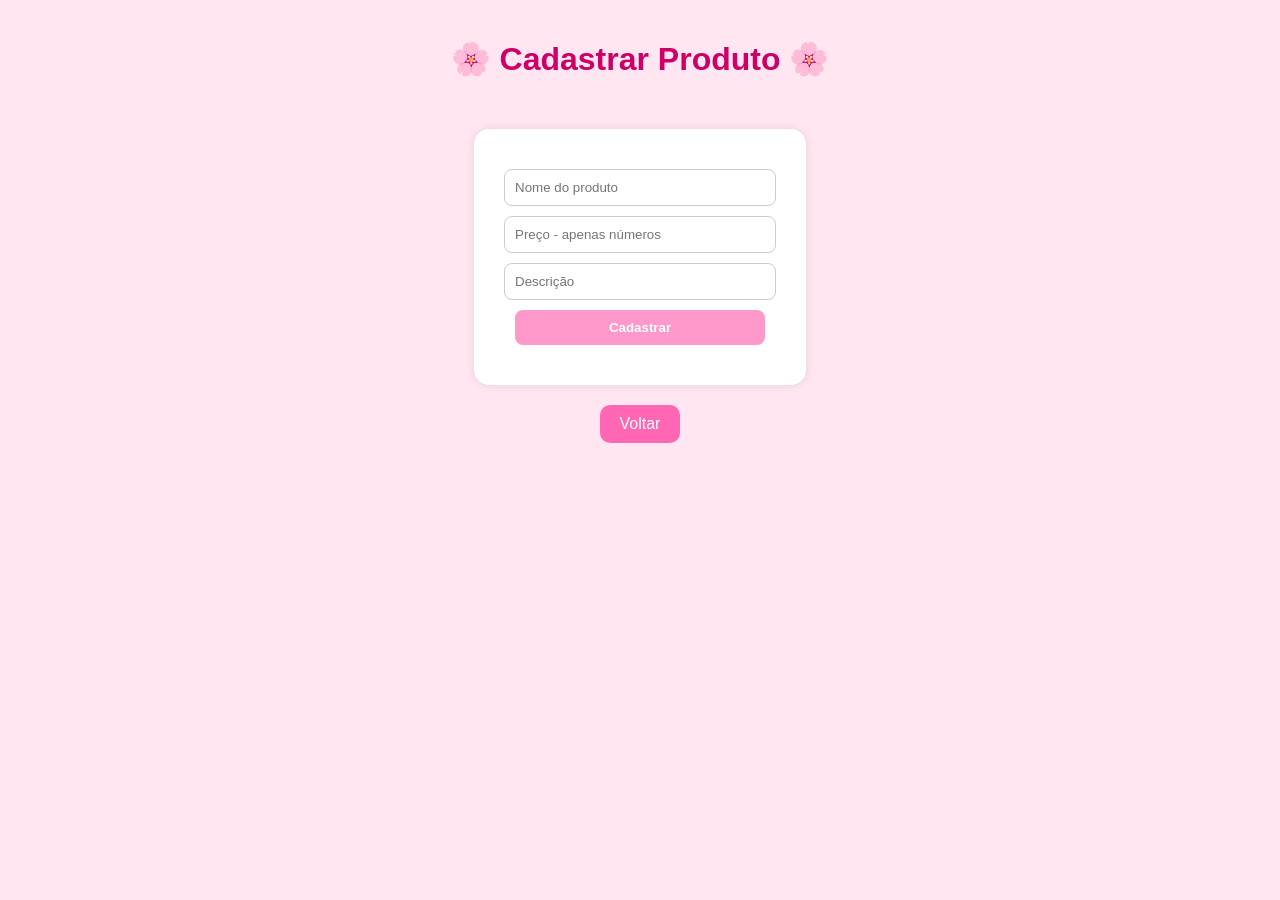
<file: exercicio03/src/main/resources/public/form.html>
<!DOCTYPE html>
<html>
<head>
<meta charset="UTF-8">
<title>Cadastrar Produto</title>

<style>
body{
    background-color:#ffe6f0;
    font-family: Arial;
    text-align:center;
}

h1{
    color:#cc0066;
    margin-top:40px;
}

form{
    background:white;
    display:inline-block;
    padding:30px;
    margin-top:30px;
    border-radius:15px;
    box-shadow:0 0 10px rgba(0,0,0,0.1);
}

input{
    display:block;
    width:250px;
    margin:10px auto;
    padding:10px;
    border-radius:8px;
    border:1px solid #ccc;
}

input[type="submit"]{
    background-color:#ff99cc;
    color:white;
    border:none;
    font-weight:bold;
    cursor:pointer;
}

input[type="submit"]:hover{
    background-color:#ff66b3;
}

a{
    display:inline-block;
    margin-top:20px;
    padding:10px 20px;

    background:#ff66b3;
    color:white;
    text-decoration:none;
    border-radius:10px;
}
</style>
</head>

<body>

<h1>🌸 Cadastrar Produto 🌸</h1>

<form action="/produto/insert" method="post">

<input name="nome" placeholder="Nome do produto">
<input name="preco" placeholder="Preço - apenas números">
<input name="descricao" placeholder="Descrição">

<input type="submit" value="Cadastrar">

</form>

<br>

<a href="/">Voltar</a>

</body>
</html>
</file>
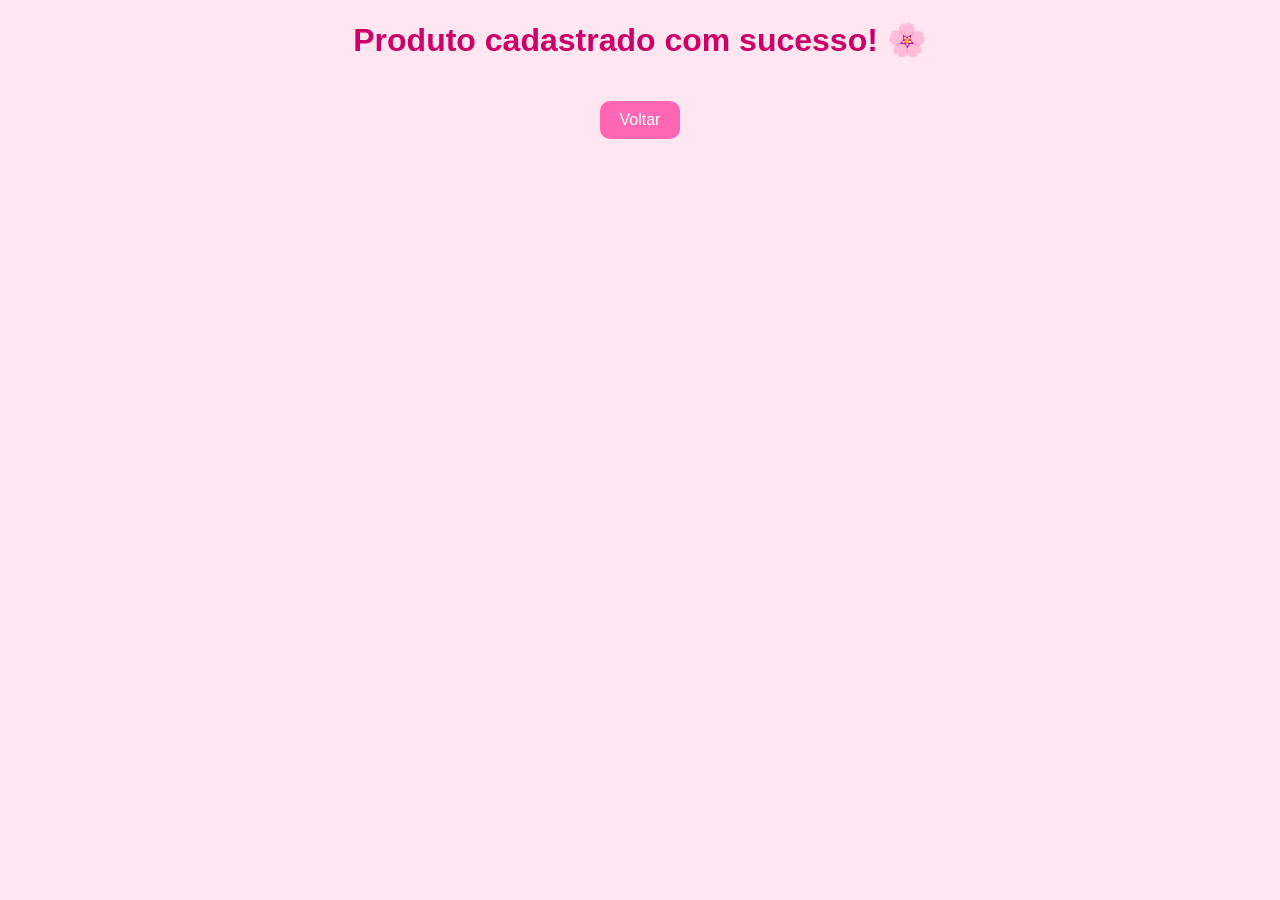
<file: exercicio03/src/main/resources/public/sucesso.html>
<!DOCTYPE html>
<html>
<head>
<meta charset="UTF-8">
<title>Sucesso</title>

<style>

body{
    background-color:#ffe6f0;
    font-family:Arial;
    text-align:center;
}

h1{
    color:#cc0066;
}

a{
    display:inline-block;
    margin-top:20px;
    padding:10px 20px;

    background:#ff66b3;
    color:white;
    text-decoration:none;
    border-radius:10px;
}

</style>
</head>

<body>

<h1>Produto cadastrado com sucesso! 🌸</h1>

<a href="/">Voltar</a>

</body>
</html>
</file>
<file: sprint2/front-end/global.css>
@import url('https://fonts.googleapis.com/css2?family=Poppins:wght@400;500;600;700;800&family=Noto+Sans+SC:wght@400;700&display=swap');
@import url('https://cdnjs.cloudflare.com/ajax/libs/font-awesome/6.4.0/css/all.min.css');

:root {
    --pink-primary: #E33A7F;
    --pink-dark: #B31B6E;
    --pink-light: #F9E6EF;
    --bg-body: #FAFAFA;
    --text-dark: #333333;
    --text-gray: #6E6E6E;
    --white: #FFFFFF;
    --border-light: #EEEEEE;
    --font-body: 'Poppins', 'Noto Sans SC', sans-serif;
}

* {
    margin: 0;
    padding: 0;
    box-sizing: border-box;
}

body {
    font-family: var(--font-body);
    background-color: var(--bg-body);
    color: var(--text-dark);
    line-height: 1.6;
}

.container {
    max-width: 1200px;
    margin: 0 auto;
    padding: 0 24px;
}

.sh-header {
    display: flex;
    justify-content: space-between;
    align-items: center;
    padding: 24px 0;
    border-bottom: 1px solid var(--border-light);
    margin-bottom: 40px;
}

.sh-logo-img {
    height: 40px;
    width: auto;
    object-fit: contain;
}

.sh-nav {
    display: flex;
    gap: 24px;
    align-items: center;
    font-weight: 500;
    font-size: 16px;
    color: var(--pink-dark);
    flex-wrap: wrap;
}

.sh-nav a {
    text-decoration: none;
    color: var(--pink-dark);
    transition: 0.3s;
}

.sh-nav a:hover,
.sh-nav a.active {
    color: var(--pink-primary);
    font-weight: 700;
}

.sh-btn {
    background: var(--pink-primary);
    color: white;
    border-radius: 8px;
    padding: 12px 28px;
    font-weight: 600;
    font-size: 16px;
    border: none;
    cursor: pointer;
    text-align: center;
    display: inline-block;
    text-decoration: none;
    transition: 0.3s;
}

.sh-btn:hover {
    background: var(--pink-dark);
}

.sh-btn-outline {
    background: transparent;
    color: var(--pink-primary);
    border: 2px solid var(--pink-primary);
    border-radius: 8px;
    padding: 10px 26px;
    font-weight: 600;
    font-size: 16px;
    cursor: pointer;
    transition: 0.3s;
    text-decoration: none;
}

.sh-btn-outline:hover {
    background: var(--pink-primary);
    color: white;
}

.sh-title {
    font-size: 36px;
    font-weight: 700;
    color: var(--pink-dark);
    margin-bottom: 12px;
}

.sh-subtitle {
    font-size: 18px;
    color: var(--text-gray);
    margin-bottom: 30px;
    line-height: 1.5;
    max-width: 800px;
}

.split-layout {
    display: grid;
    grid-template-columns: 1fr 1fr;
    gap: 60px;
    align-items: center;
    margin-bottom: 60px;
}

.three-cols {
    display: grid;
    grid-template-columns: repeat(auto-fit, minmax(300px, 1fr));
    gap: 30px;
    margin-bottom: 60px;
}

.sh-card {
    background: var(--white);
    border-radius: 20px;
    box-shadow: 0 10px 40px rgba(0,0,0,0.06);
    padding: 40px;
}

.sh-input {
    width: 100%;
    border: 2px solid var(--border-light);
    border-radius: 8px;
    padding: 14px 16px;
    font-size: 15px;
    margin-bottom: 20px;
    font-family: var(--font-body);
    outline: none;
    color: var(--text-dark);
    background: var(--white);
}

.sh-input:focus {
    border-color: var(--pink-primary);
}

.sh-label {
    display: block;
    font-weight: 600;
    color: var(--pink-primary);
    margin-bottom: 8px;
    font-size: 14px;
}

.auth-container {
    min-height: 100vh;
    display: grid;
    grid-template-columns: 1fr 1fr;
    background: var(--white);
    align-items: center;
}

.auth-bg-pink {
    background: var(--pink-primary);
}

.auth-illustration {
    width: 100%;
    height: 100vh;
    object-fit: cover;
}

.auth-form-wrapper {
    padding: 40px;
    display: flex;
    flex-direction: column;
    align-items: center;
    justify-content: center;
}

.auth-card {
    background: var(--pink-primary);
    border-radius: 12px;
    padding: 40px 30px 30px;
    position: relative;
    margin-top: 60px;
    width: 100%;
    max-width: 400px;
    color: white;
    box-shadow: 0 10px 30px rgba(227, 58, 127, 0.2);
}

.auth-shield {
    position: absolute;
    top: -50px;
    left: 50%;
    transform: translateX(-50%);
    width: 80px;
    height: 80px;
    background-color: var(--white);
    border-radius: 50%;
    display: flex;
    align-items: center;
    justify-content: center;
    box-shadow: 0 4px 10px rgba(0,0,0,0.1);
    overflow: hidden;
}

.auth-shield img {
    height: 70px;
    object-fit: none;
    object-position: left center;
    width: 60px;
}

.auth-card h2 {
    text-align: center;
    font-size: 32px;
    margin-bottom: 20px;
    font-weight: 800;
}

.auth-card .sh-label {
    color: white;
    font-weight: 700;
}

.auth-card .sh-input {
    margin-bottom: 15px;
    border: none;
}

.auth-card .sh-btn {
    background: white;
    color: var(--pink-primary);
    width: 100%;
    border-radius: 8px;
    font-size: 18px;
    margin-top: 10px;
}

.auth-card .sh-btn:hover {
    background: #f0f0f0;
    color: var(--pink-dark);
}

.auth-link-bottom {
    text-align: center;
    font-size: 12px;
    margin-top: 15px;
    display: block;
    color: white;
    text-decoration: none;
}

.social-login-container {
    text-align: center;
    margin-top: 20px;
    width: 100%;
    max-width: 400px;
}

.social-login-title {
    color: var(--pink-primary);
    font-weight: 800;
    font-size: 20px;
    margin-bottom: 15px;
}

.social-btns {
    display: flex;
    gap: 15px;
    justify-content: center;
}

.social-btn {
    flex: 1;
    border: 1px solid #ccc;
    background: white;
    color: #555;
    padding: 10px;
    border-radius: 6px;
    font-weight: 600;
    display: flex;
    align-items: center;
    justify-content: center;
    gap: 10px;
    cursor: pointer;
    transition: 0.3s;
    text-decoration: none;
}

.social-btn:hover {
    background: #f9f9f9;
}

.modal-bg {
    background-color: var(--pink-primary);
    min-height: 100vh;
    display: flex;
    align-items: center;
    justify-content: center;
    padding: 40px 20px;
}

.modal-content {
    max-width: 800px;
    width: 100%;
}

.modal-option {
    display: flex;
    align-items: center;
    gap: 40px;
    margin-bottom: 40px;
}

.modal-option img {
    width: 220px;
    height: 220px;
    border-radius: 50%;
    object-fit: cover;
    border: 6px solid white;
    box-shadow: 0 10px 20px rgba(0,0,0,0.1);
}

.modal-text {
    color: white;
}

.modal-text h3 {
    font-size: 32px;
    font-weight: 800;
    margin-bottom: 10px;
}

.modal-text p {
    font-size: 16px;
    margin-bottom: 20px;
    line-height: 1.5;
    font-weight: 500;
}

.modal-btn {
    background: white;
    color: var(--pink-primary);
    padding: 12px 24px;
    border-radius: 8px;
    font-weight: 700;
    text-decoration: none;
    display: inline-flex;
    align-items: center;
    gap: 10px;
    transition: 0.3s;
}

.modal-btn:hover {
    background: #f0f0f0;
}

.home-hero-badge {
    font-weight: 600;
    color: var(--pink-dark);
    display: flex;
    gap: 24px;
    font-size: 18px;
    margin-bottom: 20px;
}

.home-hero-badge span {
    display: inline-block;
    padding-bottom: 8px;
}

.home-search {
    display: flex;
    gap: 10px;
    margin-top: 40px;
}

.home-search input {
    flex: 1;
    padding: 16px 20px;
    border-radius: 8px;
    border: 1px solid var(--pink-primary);
    font-size: 16px;
    outline: none;
}

.home-tools-title {
    font-size: 14px;
    color: var(--text-gray);
    margin-bottom: 10px;
    text-transform: uppercase;
    letter-spacing: 1px;
    font-weight: 600;
    margin-top: 30px;
}

.home-tools {
    display: flex;
    gap: 15px;
}

.home-tool-btn {
    flex: 1;
    padding: 20px;
    border-radius: 8px;
    font-weight: 700;
    font-size: 18px;
    text-align: center;
    cursor: pointer;
    transition: 0.3s;
    text-decoration: none;
    display: flex;
    align-items: center;
    justify-content: center;
    line-height: 1.2;
}

.home-tool-btn.primary {
    background: var(--pink-dark);
    color: white;
}

.home-tool-btn.secondary {
    background: white;
    color: var(--pink-dark);
    border: 1px solid var(--pink-dark);
}

.home-section-title {
    font-size: 28px;
    font-weight: 700;
    color: var(--pink-dark);
    margin-bottom: 8px;
}

.home-section-subtitle {
    font-size: 16px;
    color: var(--text-gray);
    margin-bottom: 30px;
}

.ranking-board {
    display: grid;
    grid-template-columns: 1fr 1fr;
    gap: 30px;
}

.ranking-col {
    background: var(--pink-light);
    border-radius: 16px;
    padding: 30px;
}

.ranking-col h4 {
    font-size: 18px;
    font-weight: 800;
    color: var(--text-dark);
    margin-bottom: 20px;
    text-transform: uppercase;
}

.ranking-cards {
    display: grid;
    grid-template-columns: repeat(3, 1fr);
    gap: 15px;
}

.ranking-card {
    background: white;
    border-radius: 8px;
    padding: 20px 15px;
    text-align: center;
    position: relative;
    box-shadow: 0 4px 10px rgba(0,0,0,0.05);
}

.ranking-number {
    position: absolute;
    top: 10px;
    right: 10px;
    width: 24px;
    height: 24px;
    background: var(--pink-dark);
    color: white;
    border-radius: 50%;
    display: flex;
    align-items: center;
    justify-content: center;
    font-size: 12px;
    font-weight: 700;
}

.ranking-logo {
    width: 40px;
    height: 40px;
    background: #eee;
    margin: 0 auto 10px;
    display: flex;
    align-items: center;
    justify-content: center;
}

.ranking-card h5 {
    font-size: 15px;
    font-weight: 700;
    margin-bottom: 4px;
    color: var(--text-dark);
}

.ranking-card p {
    font-size: 10px;
    color: var(--text-gray);
    word-break: break-all;
}

.sh-footer {
    background-color: var(--pink-dark);
    color: var(--white);
    margin-top: 80px;
    padding-top: 60px;
}

.footer-content {
    display: grid;
    grid-template-columns: 1fr 1fr 1fr;
    gap: 40px;
    margin-bottom: 40px;
}

.footer-brand p {
    margin-top: 16px;
    color: var(--pink-light);
    font-size: 14px;
    max-width: 300px;
    line-height: 1.6;
}

.footer-links h4,
.footer-emergency h4 {
    font-size: 18px;
    margin-bottom: 20px;
    font-weight: 600;
    color: var(--white);
}

.social-icons {
    display: flex;
    gap: 16px;
}

.social-icons a {
    color: var(--white);
    background: rgba(255,255,255,0.1);
    width: 40px;
    height: 40px;
    display: flex;
    align-items: center;
    justify-content: center;
    border-radius: 50%;
    transition: 0.3s;
    text-decoration: none;
}

.social-icons a:hover {
    background: var(--pink-primary);
    transform: translateY(-3px);
}

.footer-emergency p {
    font-size: 15px;
    margin-bottom: 12px;
    display: flex;
    align-items: center;
    gap: 10px;
    color: var(--pink-light);
}

.footer-emergency strong {
    font-size: 20px;
    color: var(--white);
}

.footer-bottom {
    background-color: rgba(0,0,0,0.15);
    text-align: center;
    padding: 20px 0;
    font-size: 14px;
    color: var(--pink-light);
}

@media (max-width: 768px) {
    .sh-header {
        flex-direction: column;
        gap: 20px;
    }
    .split-layout,
    .auth-container,
    .ranking-board {
        grid-template-columns: 1fr;
        gap: 40px;
    }
    .sh-title {
        font-size: 28px;
    }
    .modal-option {
        flex-direction: column;
        text-align: center;
    }
    .ranking-cards {
        grid-template-columns: 1fr;
    }
    .footer-content {
        grid-template-columns: 1fr;
    }
    .auth-illustration {
        display: none;
    }
}
</file>
